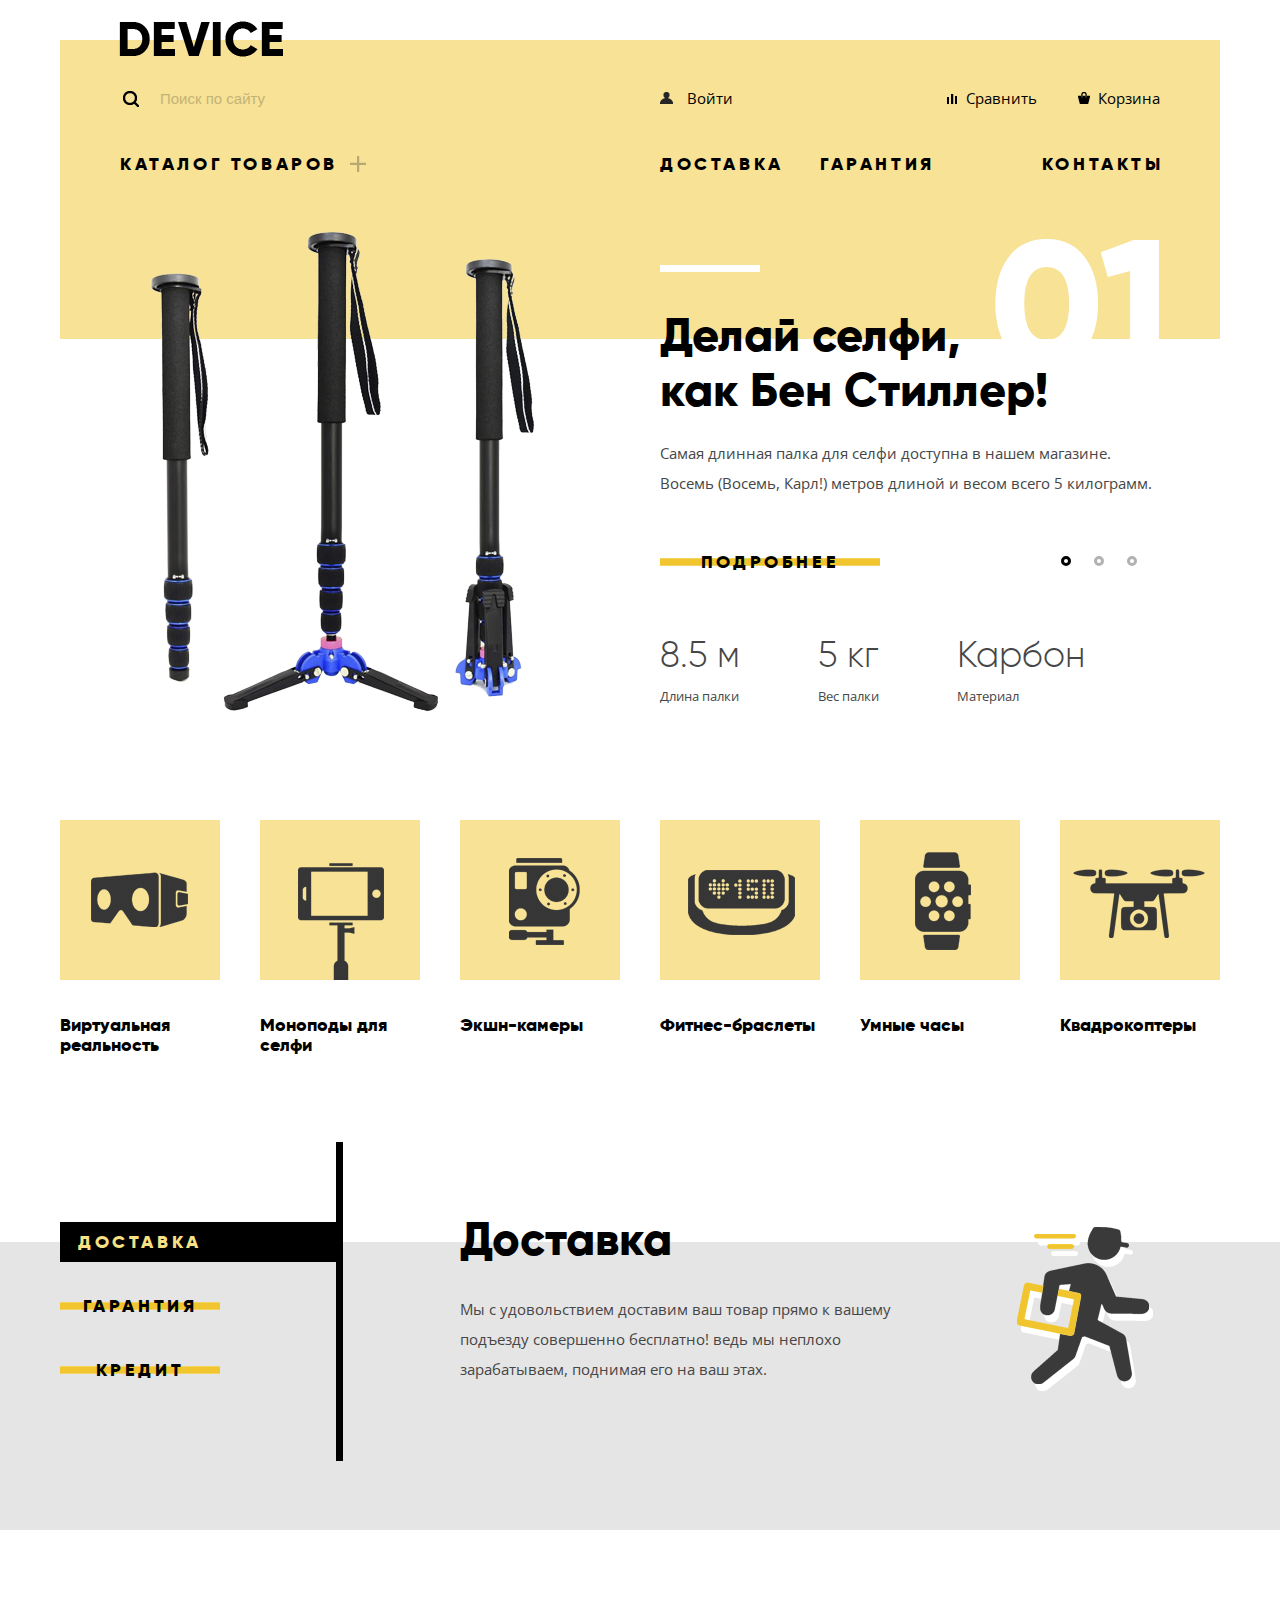
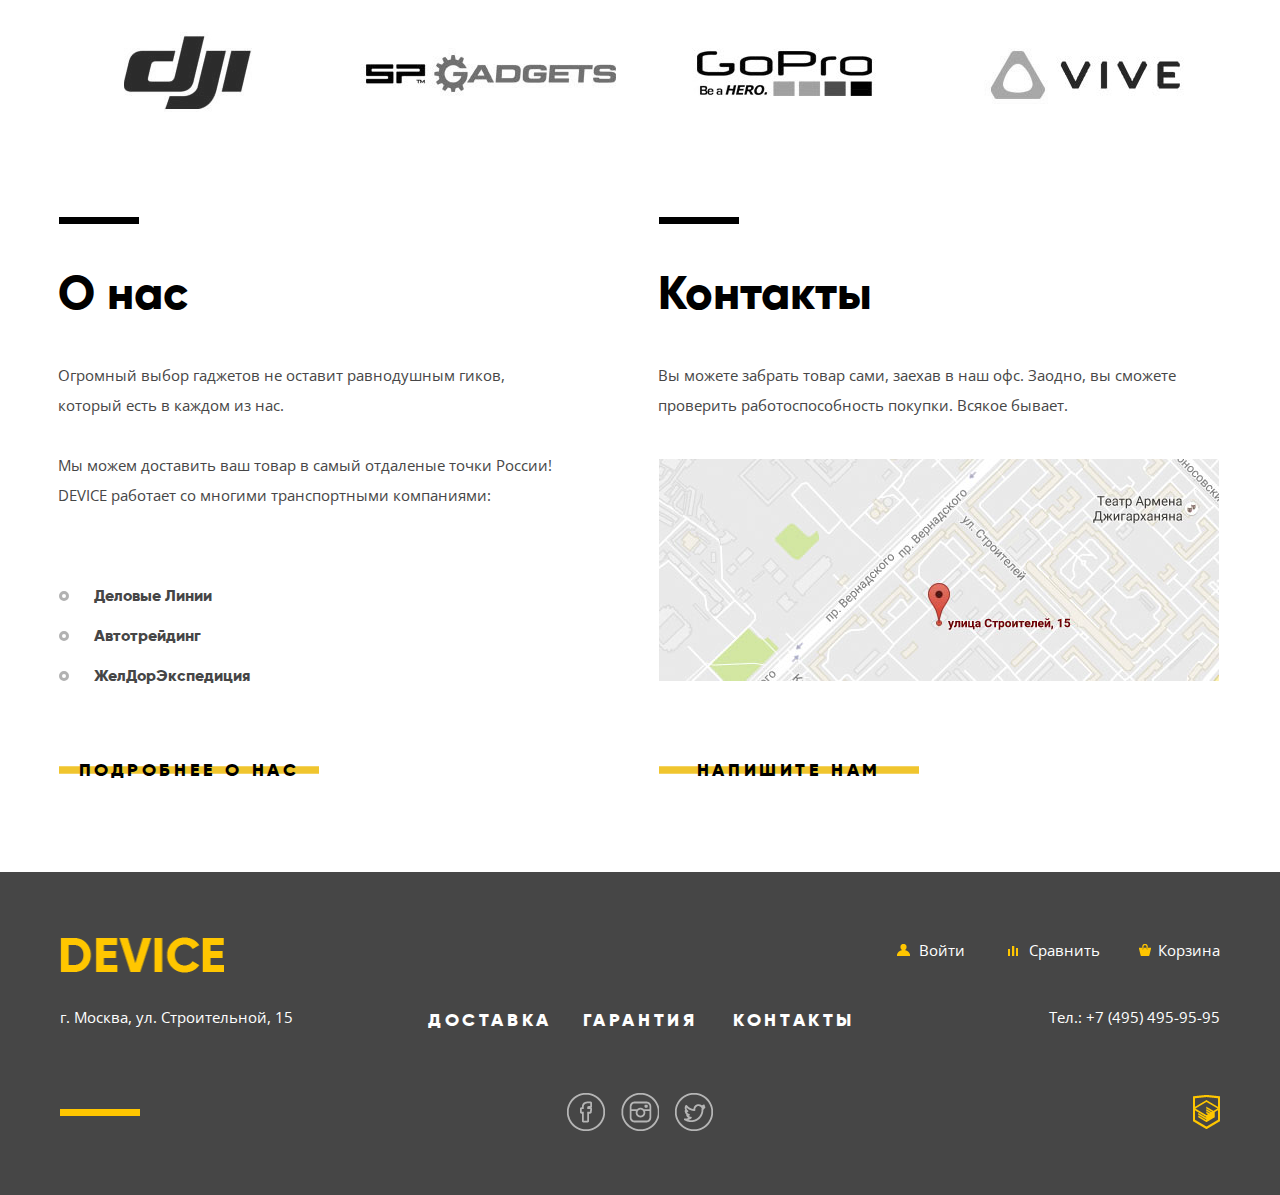
<file: device/index.html>
<!DOCTYPE html>
<html lang="ru">

<head>
	<meta charset="utf-8">
	<link href="https://fonts.googleapis.com/css?family=Open+Sans:400,700&amp;subset=cyrillic" rel="stylesheet">
	<link rel="stylesheet" href="css/normalize.css">
	<link rel="stylesheet" href="css/style.min.css">
	<title>HTML Academy: Девайс</title>
</head>

<body>
	<header class="main-header">
		<div class="container clearfix">
			<div class="wrapper clearfix">
				<div class="logo">
					<a><img src="img/logo.png" width="164" height="36" alt="Device"></a>
				</div>
				<div class="index-panel">
					<form action="https://echo.htmlacademy.ru" method="get">
						<input type="search" name="text-search" placeholder="Поиск по сайту">
						<button class="btn-search" type="submit">Найти</button>
					</form>
					<div class="main-catalog">
						<a class="catalog-link" href="catalog.html">Каталог товаров</a>
						<ul class="catalog-list">
							<li>
								<a href="catalog.html">Виртуальная реальность</a>
							</li>
							<li>
								<a href="catalog.html">Фитнес-браслеты</a>
							</li>
							<li>
								<a href="catalog.html">Квадрокоптеры </a>
							</li>
							<li>
								<a href="catalog.html">Моноподы для селфи</a>
							</li>
							<li>
								<a href="catalog.html">Умные часы</a>
							</li>
							<li>
								<a href="catalog.html">Экшн-камеры</a>
							</li>
						</ul>
					</div>
				</div>
				<div class="user-panel">
					<nav>
						<ul class="nav-user-panel">
							<li>
								<a class="nav-user" href="#">Войти</a>
							</li>
							<li>
								<a class="nav-compare" href="#">Сравнить</a>
							</li>
							<li>
								<a class="nav-cart" href="#">Корзина</a>
							</li>
						</ul>
						<ul class="nav-service">
							<li>
								<a href="#">Доставка</a>
							</li>
							<li>
								<a href="#">Гарантия</a>
							</li>
							<li>
								<a href="#">Контакты</a>
							</li>
						</ul>
					</nav>
				</div>
			</div>
		</div>
	</header>
	<div class="slider">
		<input type="radio" name="point" id="slide-1" checked>
		<input type="radio" name="point" id="slide-2">
		<input type="radio" name="point" id="slide-3">
		<div class="slider-controls">
			<label for="slide-1"></label>
			<label for="slide-2"></label>
			<label for="slide-3"></label>
		</div>
		<div class="slides">
			<div class="slide slide-1">
				<span class="number">01</span>
				<h2>Делай селфи, как Бен Стиллер!</h2>
				<p>
					Самая длинная палка для селфи доступна в нашем магазине. Восемь (Восемь, Карл!) метров длиной и весом всего 5 килограмм.
				</p>
				<a class="btn" href="#">Подробнее</a>
				<ul>
					<li>
						<span class="slider-var">8.5 м</span>
						<span class="slider-type">Длина палки</span>
					</li>
					<li>
						<span class="slider-var">5 кг</span>
						<span class="slider-type">Вес палки</span>
					</li>
					<li>
						<span class="slider-var">Карбон</span>
						<span class="slider-type">Материал</span>
					</li>
				</ul>
			</div>
			<div class="slide slide-2">
				<span class="number">02</span>
				<h2>Худеем правильно!</h2>
				<p>
					Мотивирующие фитнес-браслеты помогут найти в себе силы не пропускать занятия и соблюдать диету.
				</p>
				<a class="btn" href="#">Подробнее</a>
				<ul>
					<li>
						<span class="slider-var">48 часов</span>
						<span class="slider-type">Без перезарядки</span>
					</li>
				</ul>
			</div>
			<div class="slide slide-3">
				<span class="number">03</span>
				<h2>Порхает как бабочка, жалит как пчела!</h2>
				<p>
					Этот обычный, на первый взгляд, квадрокоптер оснащен мощным лазером, замаскированным под стандартную камеру.
				</p>
				<a class="btn" href="#">Подробнее</a>
				<ul>
					<li>
						<span class="slider-var">800 м</span>
						<span class="slider-type">Дальность полета</span>
					</li>
					<li>
						<span class="slider-var">50 м</span>
						<span class="slider-type">Радиус поражения</span>
					</li>
					<li>
						<span class="slider-var"></span>
						<span class="slider-type"></span>
					</li>
				</ul>
			</div>
		</div>
	</div>
	<div class="popular-list">
		<div class="container clearfix">
			<a class="popular-link" href="catalog.html">
				<div class="wrapper">
					<img src="img/catalog-virtual_reality.png" width="160" height="160" alt="Виртуальная реальность">
				</div>
				<span>Виртуальная реальность</span>
			</a>
			<a class="popular-link" href="catalog.html">
				<div class="wrapper">
					<img src="img/catalog-monopod.png" width="160" height="160" alt="Моноподы для селфи">
				</div>
				<span>Моноподы для селфи</span>
			</a>
			<a class="popular-link" href="catalog.html">
				<div class="wrapper">
					<img src="img/catalog-action_camera.png" width="160" height="160" alt="Экшн-камеры">
				</div>
				<span>Экшн-камеры</span>
			</a>
			<a class="popular-link" href="catalog.html">
				<div class="wrapper">
					<img src="img/catalog-fitness_bracelet.png" width="160" height="160" alt="Фитнес-браслеты">
				</div>
				<span>Фитнес-браслеты</span>
			</a>
			<a class="popular-link" href="catalog.html">
				<div class="wrapper">
					<img src="img/catalog-watch.png" width="160" height="160" alt="Умные часы">
				</div>
				<span>Умные часы</span>
			</a>
			<a class="popular-link" href="catalog.html">
				<div class="wrapper">
					<img src="img/catalog-quadrocopter.png" width="160" height="160" alt="Квадрокоптеры">
				</div>
				<span>Квадрокоптеры</span>
			</a>
		</div>
	</div>
	<div class="service">
		<div class="container clearfix">
			<input type="radio" name="service-point" id="service-1" checked>
			<input type="radio" name="service-point" id="service-2">
			<input type="radio" name="service-point" id="service-3">
			<div class="service-menu">
				<ul class="service-list">
					<li>
						<label class="btn" for="service-1">Доставка</label>
					</li>
					<li>
						<label class="btn" for="service-2">Гарантия</label>
					</li>
					<li>
						<label class="btn" for="service-3">Кредит</label>
					</li>
				</ul>
			</div>
			<div class="service-slides">
				<div class="service-slide service-1">
					<h2>Доставка</h2>
					<p>
						Мы с удовольствием доставим ваш товар прямо к вашему подъезду совершенно бесплатно! ведь мы неплохо зарабатываем, поднимая его на ваш этах.
					</p>
					<img src="img/service-delivery.png" width="180" height="196" alt="Доставка">
				</div>
				<div class="service-slide service-2">
					<h2>Гарантия</h2>
					<p>
						Если из-за возгарания купленного у нас товара у вас сгорит дом — не переживайте, мы выдадим вам новый.<br> Товар, не дом, конечно же.
					</p>
					<img src="img/service-guarantee.png" width="180" height="196" alt="Гарантия">
				</div>
				<div class="service-slide service-3">
					<h2>Кредит</h2>
					<p>
						Залезть в долговую яму стало проще! Кредитные консультанты подберут для вас наиболее выгодные условия кредита. Выгодные для нашего банка, разумеется.
					</p>
					<img src="img/service-credit.png" width="180" height="196" alt="Кредит">
				</div>
			</div>
		</div>
	</div>
	<div class="logotype">
		<div class="container clearfix">
			<a href="catalog.html"><img src="img/logo-dji.jpg" width="260" height="100" alt="DJI"></a>
			<a href="catalog.html"><img src="img/logo-spgadgets.jpg" width="260" height="100" alt="SP Gadgets"></a>
			<a href="catalog.html"><img src="img/logo-gopro.jpg" width="260" height="100" alt="GoPro"></a>
			<a href="catalog.html"><img src="img/logo-vive.jpg" width="260" height="100" alt="VIVE"></a>
		</div>
	</div>
	<div class="about">
		<div class="container clearfix">
			<div class="about-info">
				<h2>О нас</h2>
				<p>
					Огромный выбор гаджетов не оставит равнодушным гиков, который есть в каждом из нас.
				</p>
				<p>
					Мы можем доставить ваш товар в самый отдаленые точки России! DEVICE работает со многими транспортными компаниями:
				</p>
				<ul>
					<li>Деловые Линии</li>
					<li>Автотрейдинг</li>
					<li>ЖелДорЭкспедиция</li>
				</ul>
				<a class="btn" href="#">Подробнее о нас</a>
			</div>
			<div class="about-contact">
				<h2>Контакты</h2>
				<p>
					Вы можете забрать товар сами, заехав в наш офс. Заодно, вы сможете проверить работоспособность покупки. Всякое бывает.
				</p>
				<a class="modal-map" href="map.html"><img src="img/map.jpg" width="560" height="222" alt="Карта проезда"></a>
				<a class="btn modal-contact-us" href="form.html">Напишите нам</a>
			</div>
		</div>
	</div>
	<footer class="main-footer">
		<div class="container clearfix">
			<div class="footer-info">
				<div class="footer-logo">
					<a><img src="img/logo-footer.png" width="164" height="36" alt="Device"></a>
				</div>
				г. Москва, ул. Строительной, 15
			</div>
			<div class="footer-link">
				<ul class="footer-menu">
					<li>
						<a href="#">Доставка</a>
					</li>
					<li>
						<a href="#">Гарантия</a>
					</li>
					<li>
						<a href="#">Контакты</a>
					</li>
				</ul>
				<ul class="footer-social">
					<li>
						<a class="social-btn fb" href="#">facebook</a>
					</li>
					<li>
						<a class="social-btn inst" href="#">instagram</a>
					</li>
					<li>
						<a class="social-btn twit" href="#">twitter</a>
					</li>
				</ul>
			</div>
			<div class="footer-panel">
				<ul class="footer-nav">
					<li>
						<a class="nav-user" href="#">Войти</a>
					</li>
					<li>
						<a class="nav-compare" href="#">Сравнить</a>
					</li>
					<li>
						<a class="nav-cart" href="#">Корзина</a>
					</li>
				</ul>
				Тел.: +7 (495) 495-95-95
				<a class="developer" href="https://htmlacademy.ru/intensive/htmlcss">htmlacademy</a>
			</div>
		</div>
	</footer>
	<div class="modal-content-feedback">
		<button class="modal-content-close" type="button" title="Закрыть">Закрыть</button>
		<form class="feedback-form" action="https://echo.htmlacademy.ru" method="get">
			<div class="feedback-form-name">
				<label for="name">Ваше имя:</label>
				<input type="text" name="name" id="name" placeholder="Представьтесь, пожалуйста">
			</div>
			<div class="feedback-form-email">
				<label for="email">Ваш e-mail:</label>
				<input type="text" name="email" id="email" placeholder="Для отправки ответа">
			</div>
			<label for="text">Текст письма:</label>
			<textarea name="text" id="text" placeholder="В свободной форме"></textarea>
			<button class="btn" type="submit">Отправить</button>
		</form>
	</div>
	<div class="modal-content-map">
		<button class="modal-content-close" type="button" title="Закрыть">Закрыть</button>
		<img src="img/map-big.png" width="960" height="560" alt="Схема проезда">
	</div>
	<script src="js/scripts.min.js"></script>
</body>

</html>
</file>
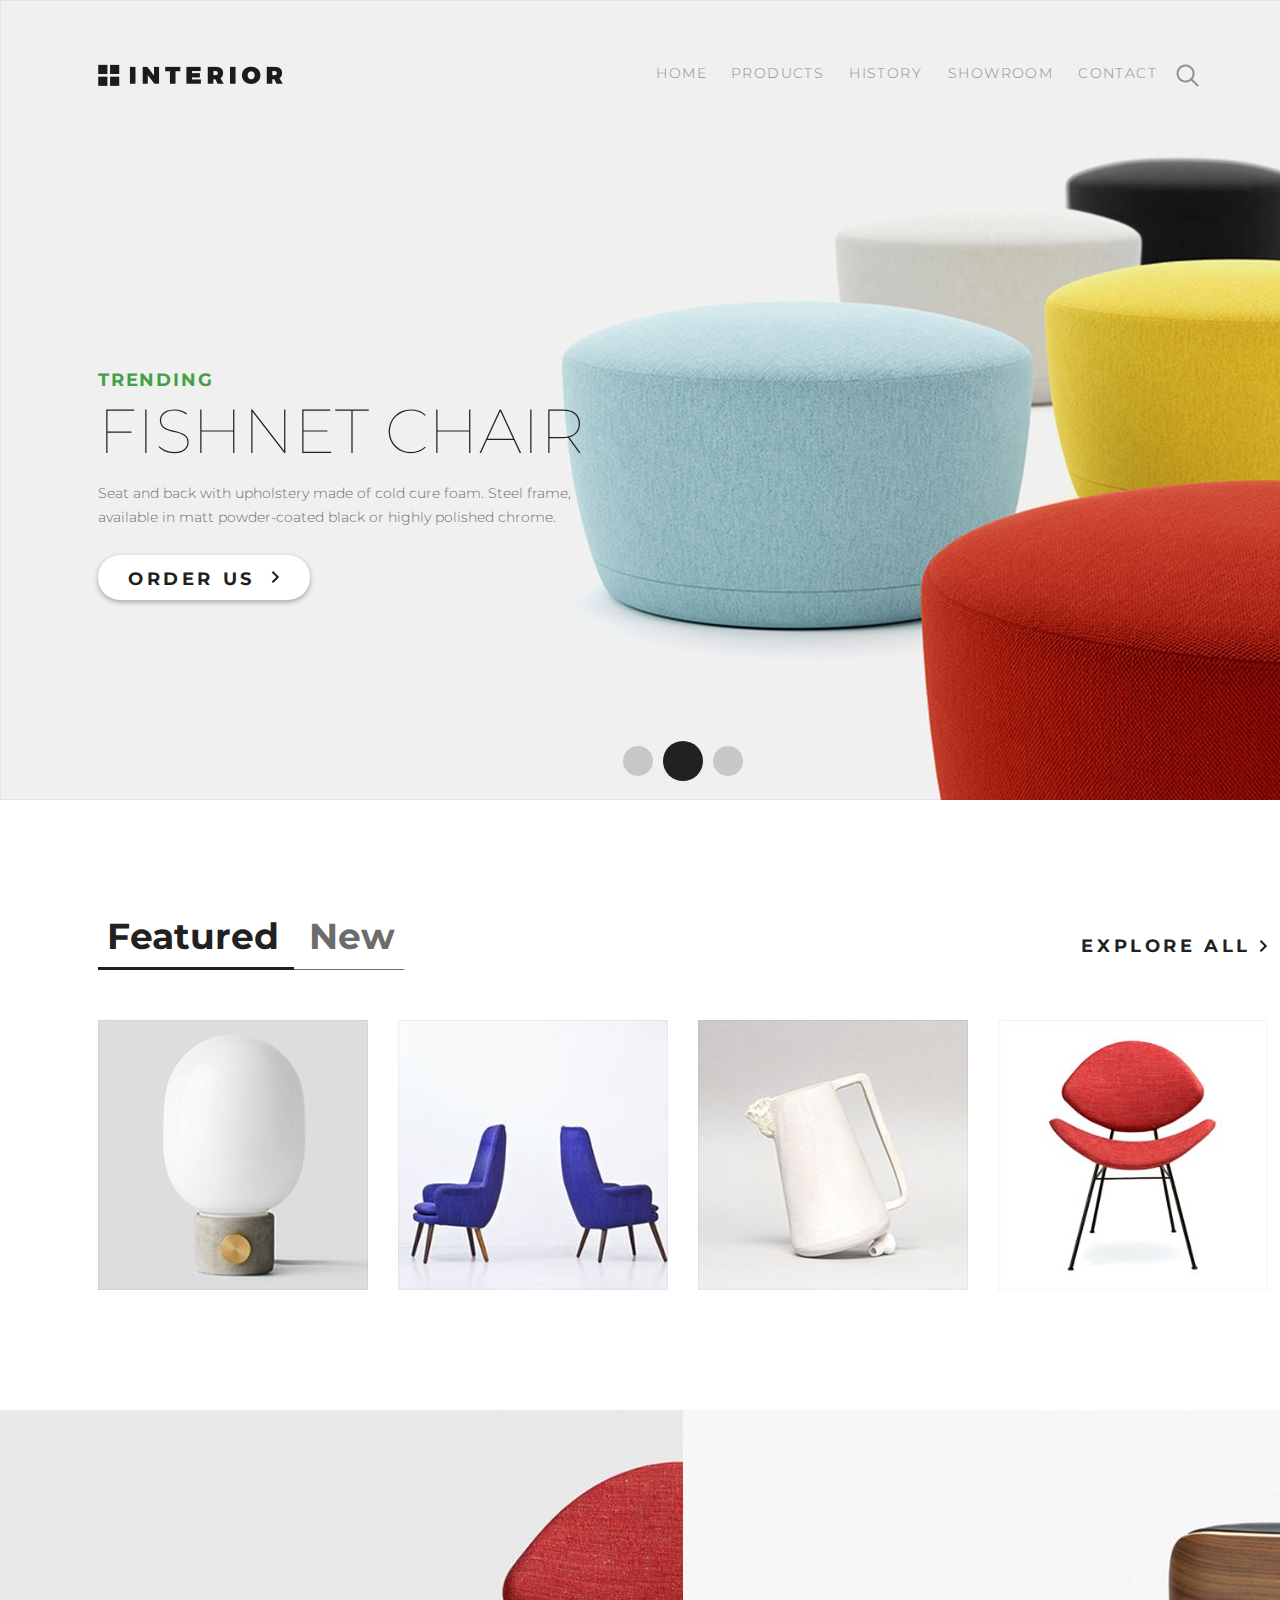
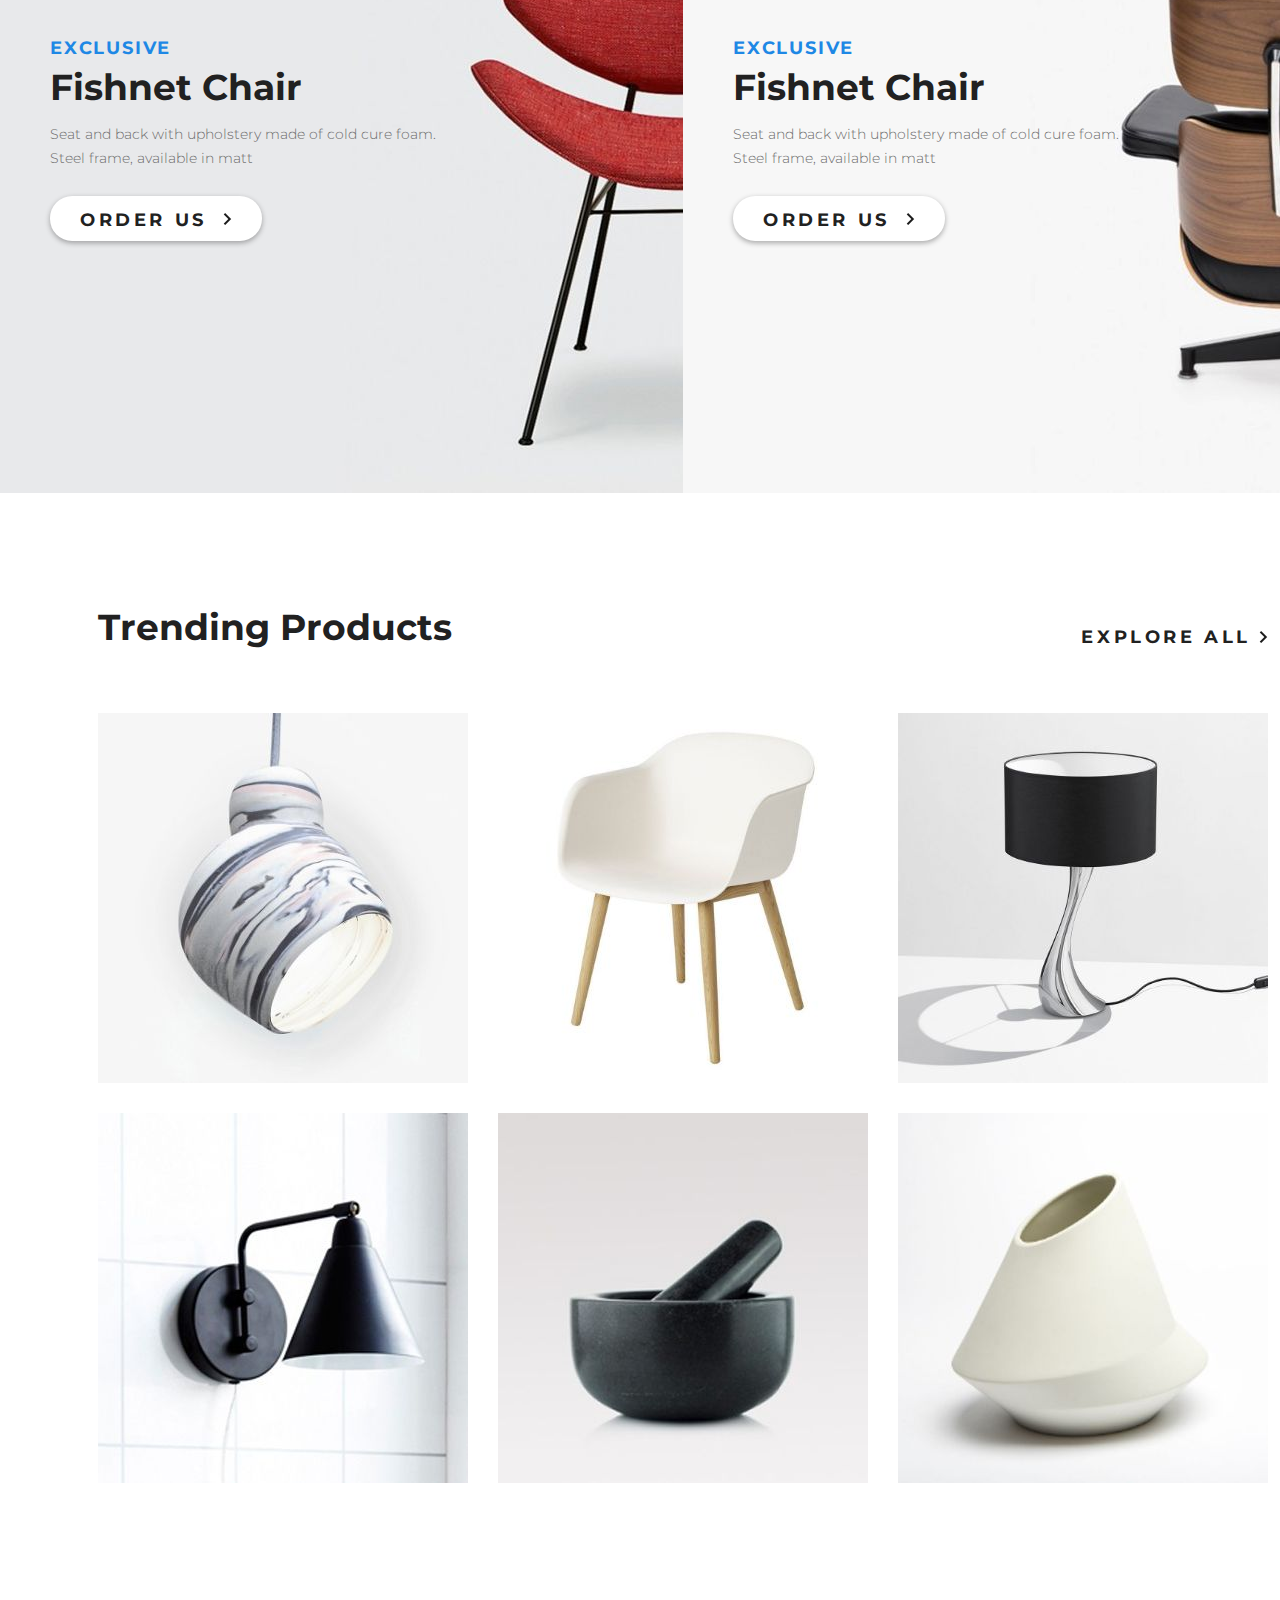
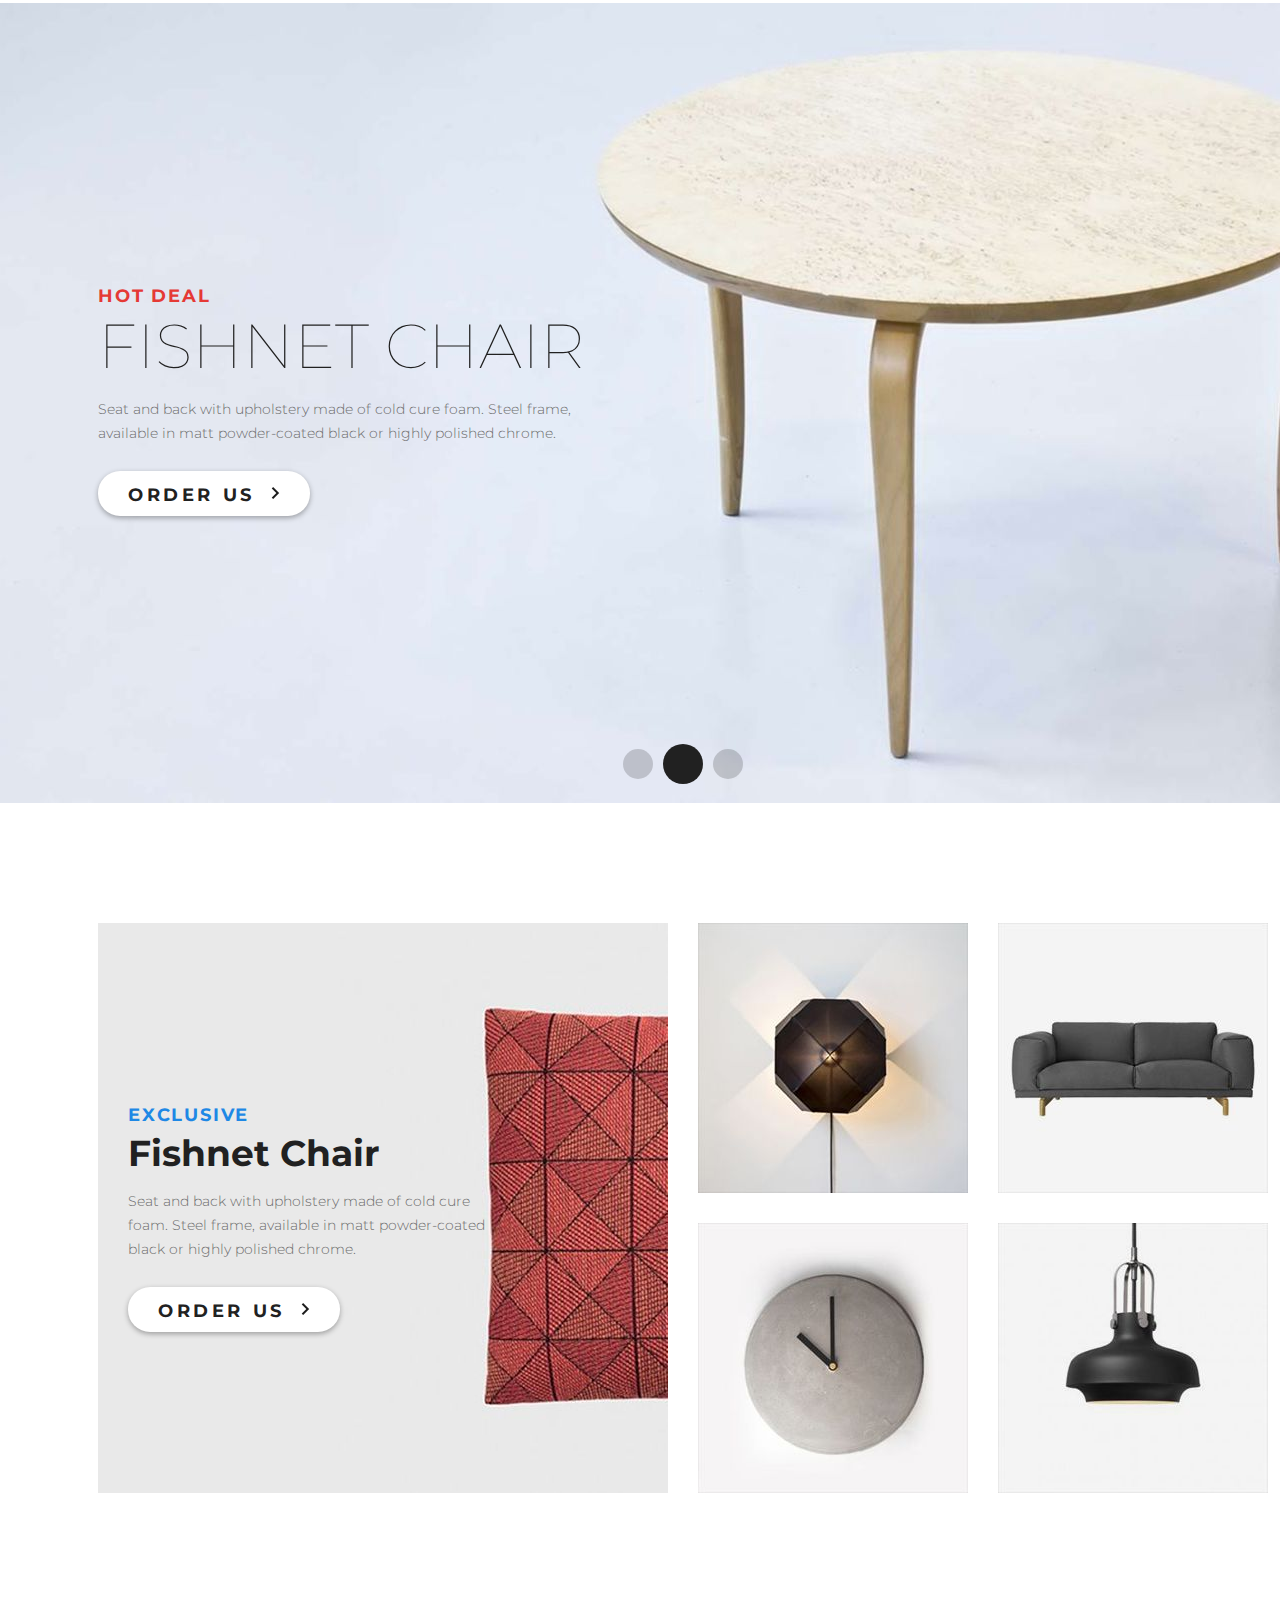
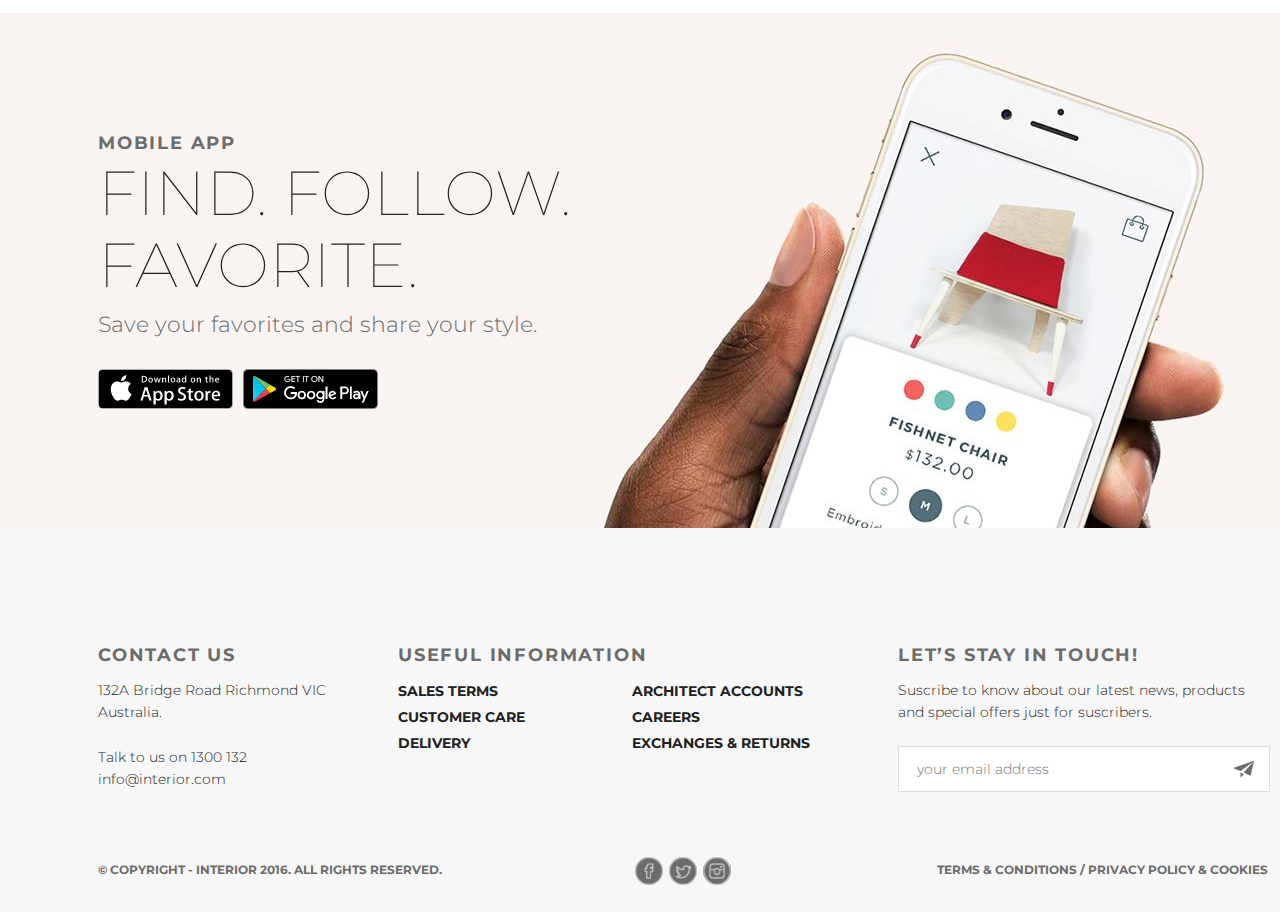
<file: interior/index.html>
<!DOCTYPE html>
<html lang="ru">
<head>
    <meta charset="UTF-8">
    <link href="https://fonts.googleapis.com/css?family=Montserrat:100,300,700" rel="stylesheet">
    <link rel="stylesheet" href="css/normalize.min.css">
    <link rel="stylesheet" href="css/style.min.css">
    <title>Интернет магазин</title>
</head>
<body>
<div class="container">
    <header class="main-header">
        <div class="wrapper">
            <div class="logo">
                <a><img src="img/logo.png" width="185" height="22" alt="Interior"></a>
            </div>
            <nav>
                <ul class="main-nav">
                    <li><a href="index.html" title="Home">Home</a></li>
                    <li><a href="product.html" title="Products">Products</a></li>
                    <li><a href="#" title="History">History</a></li>
                    <li><a href="product-details.html" title="Showroom">Showroom</a></li>
                    <li><a href="contact.html" title="Contact">Contact</a></li>
                    <li><a class="search" href="#" title="Search">Search</a></li>
                </ul>
            </nav>
            <div class="wrapper-content">
                <span>Trending</span>
                <h2>Fishnet Chair</h2>
                <p>
                    Seat and back with upholstery made of cold cure foam. Steel frame, available in matt powder-coated
                    black or highly polished chrome.
                </p>
                <a class="btn" href="#">Order Us</a>
            </div>
            <div class="wrapper-slider-controls">
                <input type="radio" name="point" id="slide-1">
                <input type="radio" name="point" id="slide-2" checked>
                <input type="radio" name="point" id="slide-3">
                <div class="slider-controls">
                    <label for="slide-1"></label>
                    <label for="slide-2"></label>
                    <label for="slide-3"></label>
                </div>
            </div>
        </div>
    </header>
    <div class="popular-product">
        <div class="wrapper">
            <a class="btn-all" href="#">Explore all</a>
            <nav>
                <ul class="nav-popular-product">
                    <li><a class="action" href="#">Featured</a></li>
                    <li><a href="#">New</a></li>
                </ul>
            </nav>
            <div class="popular-list">
                <div class="popular-item">
                    <img src="img/product/product-1.jpg" alt="Product 1">
                    <div class="popular-item-menu">
                        <a class="btn" href="#">Перейти</a>
                        <span>Fishnet Chair</span>
                        <p>
                            Seat and back with upholstery made of cold cure foam.
                        </p>
                    </div>
                </div>
                <div class="popular-item">
                    <img src="img/product/product-2.jpg" alt="Product 2">
                    <div class="popular-item-menu">
                        <a class="btn" href="#">Перейти</a>
                        <span>Fishnet Chair</span>
                        <p>
                            Seat and back with upholstery made of cold cure foam.
                        </p>
                    </div>
                </div>
                <div class="popular-item">
                    <img src="img/product/product-3.jpg" alt="Product 3">
                    <div class="popular-item-menu">
                        <a class="btn" href="#">Перейти</a>
                        <span>Fishnet Chair</span>
                        <p>
                            Seat and back with upholstery made of cold cure foam.
                        </p>
                    </div>
                </div>
                <div class="popular-item">
                    <img src="img/product/product-4.jpg" alt="Product 4">
                    <div class="popular-item-menu">
                        <a class="btn" href="#">Перейти</a>
                        <span>Fishnet Chair</span>
                        <p>
                            Seat and back with upholstery made of cold cure foam.
                        </p>
                    </div>
                </div>
            </div>
        </div>
    </div>
    <div class="exclusive-product">
        <div class="exclusive-list">
            <div class="exclusive-item item-1">
                <div class="wrapper-content">
                    <span>Exclusive</span>
                    <h2>Fishnet Chair</h2>
                    <p>
                        Seat and back with upholstery made of cold cure foam. Steel frame, available in matt
                    </p>
                    <a class="btn" href="#">Order Us</a>
                </div>
            </div>
            <div class="exclusive-item item-2">
                <div class="wrapper-content">
                    <span>Exclusive</span>
                    <h2>Fishnet Chair</h2>
                    <p>
                        Seat and back with upholstery made of cold cure foam. Steel frame, available in matt
                    </p>
                    <a class="btn" href="#">Order Us</a>
                </div>
            </div>
        </div>
    </div>
    <div class="trending-product">
        <div class="wrapper">
            <a class="btn-all" href="#">Explore all</a>
            <h2>Trending Products</h2>
            <ul class="trending-product-list">
                <li>
                    <a href="#">
                        <img src="img/product/product-11.jpg" alt="Product 11">
                    </a>
                </li>
                <li>
                    <a href="#">
                        <img src="img/product/product-21.jpg" alt="Product 21">
                    </a>
                </li>
                <li>
                    <a href="#">
                        <img src="img/product/product-31.jpg" alt="Product 31">
                    </a>
                </li>
                <li>
                    <a href="#">
                        <img src="img/product/product-41.jpg" alt="Product 41">
                    </a>
                </li>
                <li>
                    <a href="#">
                        <img src="img/product/product-5.jpg" alt="Product 5">
                    </a>
                </li>
                <li>
                    <a href="#">
                        <img src="img/product/product-6.jpg" alt="Product 6">
                    </a>
                </li>
            </ul>
        </div>
    </div>
    <div class="hot-product">
        <div class="wrapper">
            <div class="wrapper-content">
                <span>Hot deal</span>
                <h2>Fishnet Chair</h2>
                <p>
                    Seat and back with upholstery made of cold cure foam. Steel frame, available in matt
                    powder-coated black or highly polished chrome.
                </p>
                <a class="btn" href="#">Order Us</a>
            </div>
        </div>
        <div class="wrapper-slider-controls">
            <input type="radio" name="point-2" id="hot-slide-1">
            <input type="radio" name="point-2" id="hot-slide-2" checked>
            <input type="radio" name="point-2" id="hot-slide-3">
            <div class="slider-controls">
                <label for="hot-slide-1"></label>
                <label class="action" for="hot-slide-2"></label>
                <label for="hot-slide-3"></label>
            </div>
        </div>
    </div>
    <div class="exclusive">
        <div class="wrapper">
            <div class="exclusive-item-list">
                <div class="exclusive-item big">
                    <div class="wrapper-content">
                        <span>Exclusive</span>
                        <h2>Fishnet Chair</h2>
                        <p>
                            Seat and back with upholstery made of cold cure foam. Steel frame, available in matt
                            powder-coated
                            black
                            or highly polished chrome.
                        </p>
                        <a class="btn" href="#">Order Us</a>
                    </div>
                </div>
                <a href="#">
                    <div class="exclusive-item">
                        <img src="img/product/product-2-sm.jpg" alt="Product 2">
                    </div>
                </a>
                <a href="#">
                    <div class="exclusive-item">
                        <img src="img/product/product-3-sm.jpg" alt="Product 3">
                    </div>
                </a>
                <a href="#">
                    <div class="exclusive-item">
                        <img src="img/product/product-4-sm.jpg" alt="Product 4">
                    </div>
                </a>
                <a href="#">
                    <div class="exclusive-item">
                        <img src="img/product/product-5-sm.jpg" alt="Product 5">
                    </div>
                </a>
            </div>
        </div>
    </div>
    <div class="mobile-app">
        <div class="wrapper">
            <div class="wrapper-content">
                <span>mobile app</span>
                <h2>Find. Follow. Favorite.</h2>
                <p>
                    Save your favorites and share your style.
                </p>
                <a href="#">
                    <img class="btn_app-store" src="img/app-store.png" alt="App Store">
                </a>
                <a href="#">
                    <img class="btn_google-play" src="img/google-play.png" alt="Google Play">
                </a>
            </div>
        </div>
    </div>
    <div class="main-footer">
        <div class="wrapper">
            <div class="footer-top">
                <div class="footer-contact">
                    <span>Contact Us</span>
                    <p>
                        132A Bridge Road Richmond VIC Australia.
                    </p>
                    <p>
                        Talk to us on 1300 132 info@interior.com
                    </p>
                </div>
                <div class="footer-info">
                    <span>Useful Information</span>
                    <div class="footer-info-column">
                        <ul>
                            <li><a href="#">Sales terms</a></li>
                            <li><a href="#">Customer care</a></li>
                            <li><a href="#">Delivery</a></li>
                        </ul>
                        <ul>
                            <li><a href="#">Architect accounts</a></li>
                            <li><a href="#">Careers</a></li>
                            <li><a href="#">Exchanges & returns</a></li>
                        </ul>
                    </div>
                </div>
                <div class="footer-feedback">
                    <span>Let’s Stay in Touch!</span>
                    <p>
                        Suscribe to know about our latest news, products and special offers just for suscribers.
                    </p>
                    <form action="#">
                        <input type="text" placeholder="your email address">
                    </form>
                </div>
            </div>
            <div class="footer-bottom">
                <div class="footer-copyright">
                    &copy; Copyright - INTERIOR 2016. All Rights Reserved.
                </div>
                <div class="footer-social">
                    <ul class="footer-social-list">
                        <li>
                            <a class="social-btn fb" href="#">facebook</a>
                        </li>
                        <li>
                            <a class="social-btn twit" href="#">twitter</a>
                        </li>
                        <li>
                            <a class="social-btn inst" href="#">instagram</a>
                        </li>
                    </ul>
                </div>
                <div class="footer-regulation">
                    <a href="#">Terms & Conditions</a> / <a href="#">Privacy policy & Cookies</a>
                </div>
            </div>
        </div>
    </div>
</div>
</body>
</html>
</file>
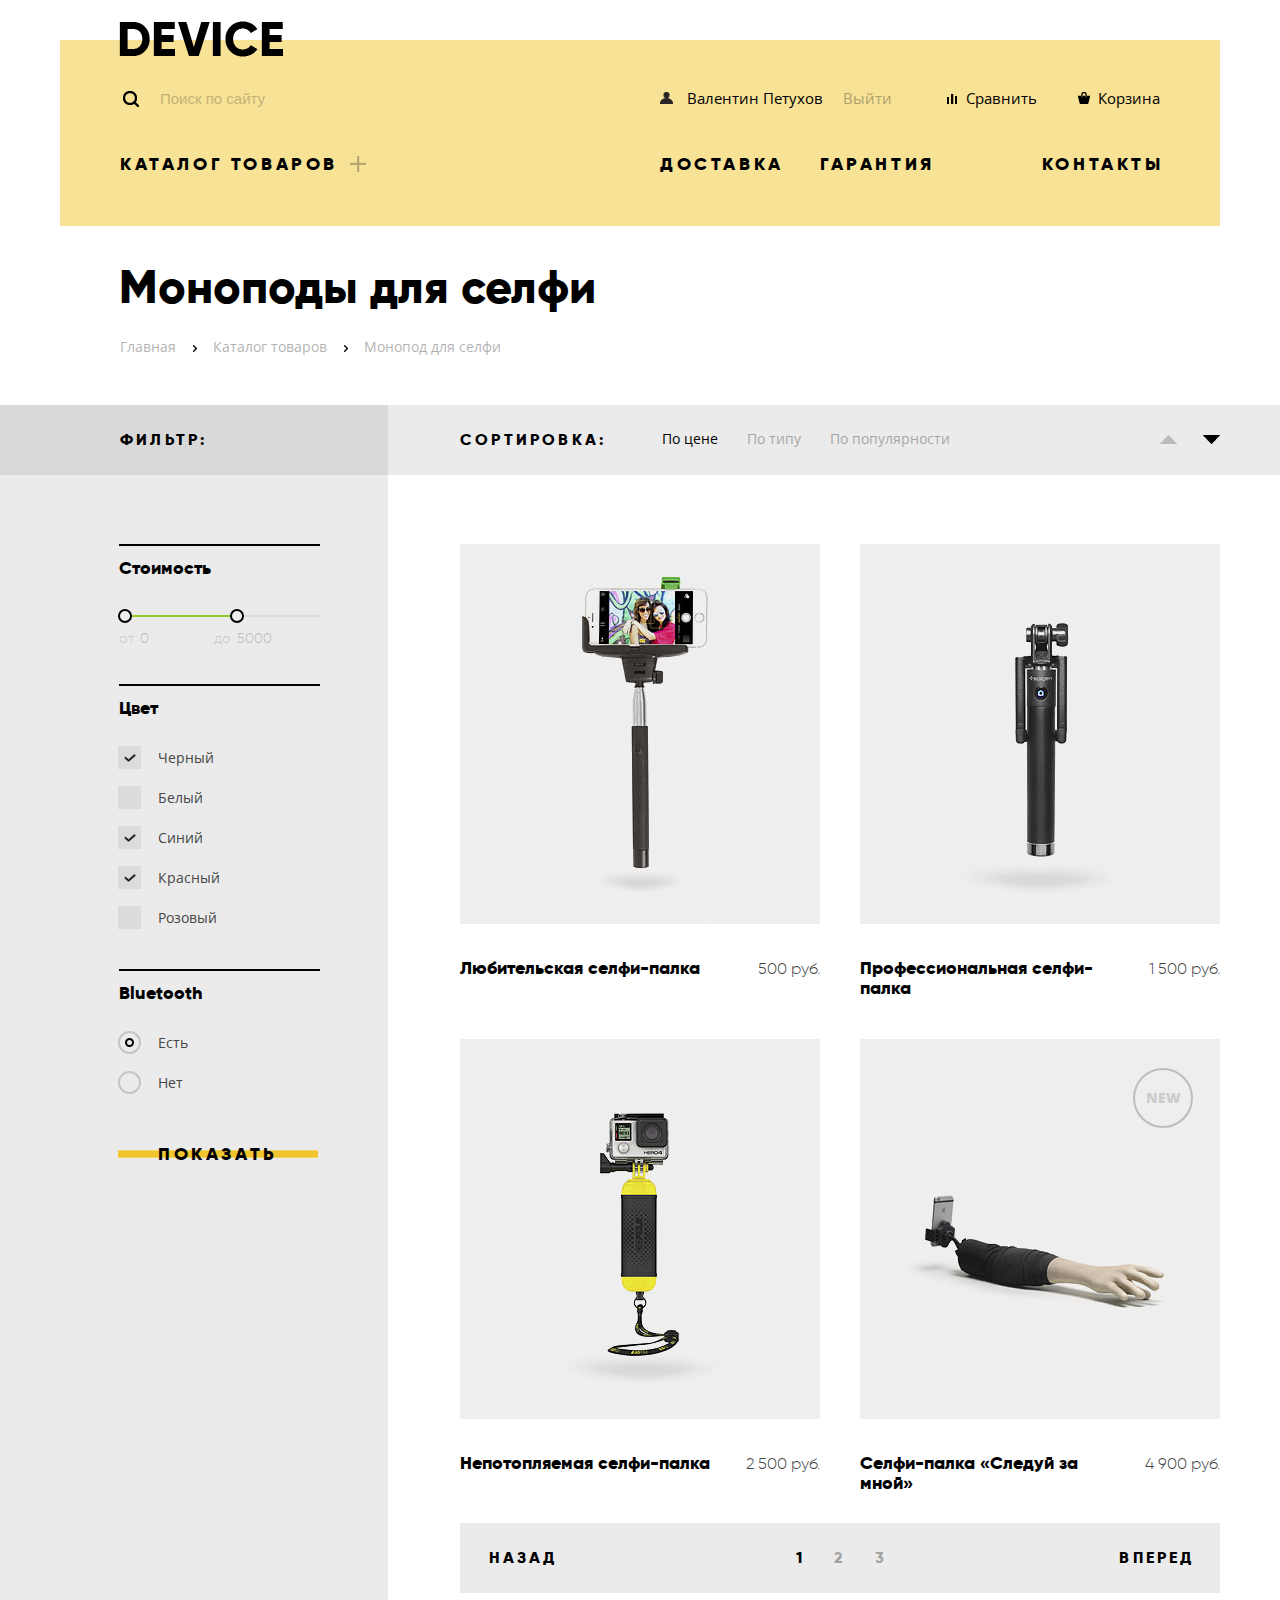
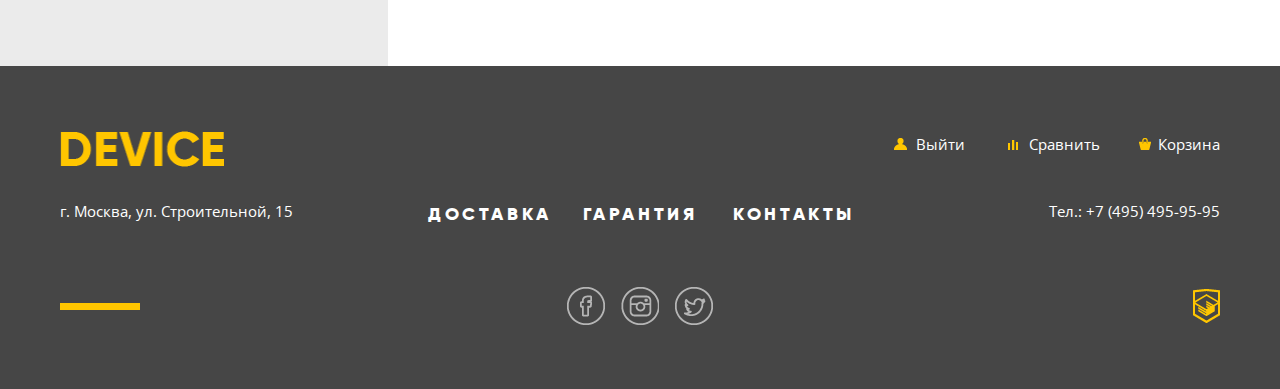
<file: device/catalog.html>
<!DOCTYPE html>
<html lang="ru">

<head>
	<meta charset="utf-8">
	<link href="https://fonts.googleapis.com/css?family=Open+Sans:400,700&amp;subset=cyrillic" rel="stylesheet">
	<link rel="stylesheet" href="css/normalize.css">
	<link rel="stylesheet" href="css/style.min.css">
	<title>HTML Academy: Девайс</title>
</head>

<body class="inner-page">
	<header class="main-header">
		<div class="container clearfix">
			<div class="wrapper clearfix">
				<div class="logo">
					<a href="index.html"><img src="img/logo.png" width="164" height="36" alt="Device"></a>
				</div>
				<div class="index-panel">
					<form action="https://echo.htmlacademy.ru" method="get">
						<input type="search" name="text-search" placeholder="Поиск по сайту">
						<button class="btn-search" type="submit">Найти</button>
					</form>
					<div class="main-catalog">
						<a class="catalog-link">Каталог товаров</a>
						<ul class="catalog-list">
							<li>
								<a href="#">Виртуальная реальность</a>
							</li>
							<li>
								<a href="#">Фитнес-браслеты</a>
							</li>
							<li>
								<a href="#">Квадрокоптеры </a>
							</li>
							<li>
								<a href="#">Моноподы для селфи</a>
							</li>
							<li>
								<a href="#">Умные часы</a>
							</li>
							<li>
								<a href="#">Экшн-камеры</a>
							</li>
						</ul>
					</div>
				</div>
				<div class="user-panel">
					<nav>
						<ul class="nav-user-panel">
							<li>
								<a class="nav-user" href="#">Валентин Петухов</a>
								<a class="nav-exit" href="#">Выйти</a>
							</li>
							<li>
								<a class="nav-compare" href="#">Сравнить</a>
							</li>
							<li>
								<a class="nav-cart" href="#">Корзина</a>
							</li>
						</ul>
						<ul class="nav-service">
							<li>
								<a href="#">Доставка</a>
							</li>
							<li>
								<a href="#">Гарантия</a>
							</li>
							<li>
								<a href="#">Контакты</a>
							</li>
						</ul>
					</nav>
				</div>
			</div>
		</div>
	</header>
	<div class="section-title">
		<div class="container">
			<h1>Моноподы для селфи</h1>
		</div>
	</div>
	<div class="breadcrumbs">
		<div class="container">
			<ul class="breadcrumbs-list">
				<li>
					<a href="index.html">Главная</a>
				</li>
				<li>
					<a href="#">Каталог товаров</a>
				</li>
				<li>
					<a>Монопод для селфи</a>
				</li>
			</ul>
		</div>
	</div>
	<div class="section">
		<div class="container clearfix">
			<aside class="catalog-filter">
				<div class="filter-name">
					<h3>Фильтр:</h3>
				</div>
				<div class="filter-settings">
					<form action="https://echo.htmlacademy.ru" method="get">
						<div class="settings-price">
							<h3>Стоимость</h3>
							<div class="range-filter">
								<div class="range-controls">
									<div class="scale">
										<div style="width: 60%;" class="bar"></div>
									</div>
									<div class="toggle toggle-min"></div>
									<div class="toggle toggle-max"></div>
								</div>
								<div class="price-controls">
									<label class="min-price">от <input name="min-price" type="text" value="0"></label>
									<label class="max-price">до <input name="max-price" type="text" value="5000"></label>
								</div>
							</div>
						</div>
						<div class="settings-color">
							<h3>Цвет</h3>
							<label>
								<input type="checkbox" name="color" value="black" checked>
								<span class="checkbox-indicator"></span>
								Черный
							</label>
							<label>
								<input type="checkbox" name="color" value="white">
								<span class="checkbox-indicator"></span>
								Белый
							</label>
							<label>
								<input type="checkbox" name="color" value="blue" checked>
								<span class="checkbox-indicator"></span>
								Синий
							</label>
							<label>
								<input type="checkbox" name="color" value="red" checked>
								<span class="checkbox-indicator"></span>
								Красный
							</label>
							<label>
								<input type="checkbox" name="color" value="pink">
								<span class="checkbox-indicator"></span>
								Розовый
							</label>
						</div>
						<div class="settings-bluetooth">
							<h3>Bluetooth</h3>
							<label>
								<input name="bluetooth" type="radio" value="yes" checked>
								<span class="radio-indicator"></span>
								Есть
							</label>
							<label>
								<input name="bluetooth" type="radio" value="no">
								<span class="radio-indicator"></span>
								Нет
							</label>
						</div>
						<button class="btn" type="submit">Показать</button>
					</form>
				</div>
			</aside>
			<div class="section-wrapper">
				<div class="section-sort">
					<h3>Сортировка:</h3>
					<ul class="sort-type">
						<li>
							<a class="active" href="#">По цене</a>
						</li>
						<li>
							<a href="#">По типу</a>
						</li>
						<li>
							<a href="#">По популярности</a>
						</li>
					</ul>
					<ul class="sort-route">
						<li>
							<a class="up" href="#">По возрастанию</a>
						</li>
						<li>
							<a class="down active" href="#">По убыванию</a>
						</li>
					</ul>
				</div>
				<div class="section-items">
					<article class="item">
						<div class="item-img">
							<img src="img/item-1.jpg" width="360" height="380" alt="Любительская селфи-палка">
						</div>
						<div class="item-menu">
							<a class="btn" href="#">В корзину</a>
							<a class="item-add" href="#">Добавить к сравнению</a>
						</div>
						<a class="item-link" href="#">Любительская селфи-палка</a>
						<span class="item-price">500 руб.</span>
					</article>
					<article class="item">
						<div class="item-img">
							<img src="img/item-2.jpg" width="360" height="380" alt="Профессиональная селфи-палка ">
						</div>
						<div class="item-menu">
							<a class="btn" href="#">В корзину</a>
							<a class="item-add" href="#">Добавить к сравнению</a>
						</div>
						<a class="item-link" href="#">Профессиональная селфи-палка</a>
						<span class="item-price">1 500 руб.</span>
					</article>
					<article class="item">
						<div class="item-img">
							<img src="img/item-3.jpg" width="360" height="380" alt="Непотопляемая селфи-палка">
						</div>
						<div class="item-menu">
							<a class="btn" href="#">В корзину</a>
							<a class="item-add" href="#">Добавить к сравнению</a>
						</div>
						<a class="item-link" href="#">Непотопляемая селфи-палка</a>
						<span class="item-price">2 500 руб.</span>
					</article>
					<article class="item new">
						<div class="item-img">
							<img src="img/item-4.jpg" width="360" height="380" alt="Селфи-палка «Следуй за мной»">
						</div>
						<div class="item-menu">
							<a class="btn" href="#">В корзину</a>
							<a class="item-add" href="#">Добавить к сравнению</a>
						</div>
						<a class="item-link" href="#">Селфи-палка «Следуй за мной»</a>
						<span class="item-price">4 900 руб.</span>
					</article>
				</div>
				<div class="catalog-page">
					<a class="page-prev" href="#">Назад</a>
					<ul class="page-number">
						<li>
							<a class="active" href="#">1</a>
						</li>
						<li>
							<a href="#">2</a>
						</li>
						<li>
							<a href="#">3</a>
						</li>
					</ul>
					<a class="page-next" href="#">Вперед</a>
				</div>
			</div>
		</div>
	</div>
	<footer class="main-footer">
		<div class="container clearfix">
			<div class="footer-info">
				<div class="footer-logo">
					<a href="index.html"><img src="img/logo-footer.png" width="164" height="36" alt="Device"></a>
				</div>
				г. Москва, ул. Строительной, 15
			</div>
			<div class="footer-link">
				<ul class="footer-menu">
					<li>
						<a href="#">Доставка</a>
					</li>
					<li>
						<a href="#">Гарантия</a>
					</li>
					<li>
						<a href="#">Контакты</a>
					</li>
				</ul>
				<ul class="footer-social">
					<li>
						<a class="social-btn fb" href="#">facebook</a>
					</li>
					<li>
						<a class="social-btn inst" href="#">instagram</a>
					</li>
					<li>
						<a class="social-btn twit" href="#">twitter</a>
					</li>
				</ul>
			</div>
			<div class="footer-panel">
				<ul class="footer-nav">
					<li>
						<a class="nav-user" href="#">Выйти</a>
					</li>
					<li>
						<a class="nav-compare" href="#">Сравнить</a>
					</li>
					<li>
						<a class="nav-cart" href="#">Корзина</a>
					</li>
				</ul>
				Тел.: +7 (495) 495-95-95
				<a class="developer" href="https://htmlacademy.ru/intensive/htmlcss">htmlacademy</a>
			</div>
		</div>
	</footer>
</body>

</html>
</file>
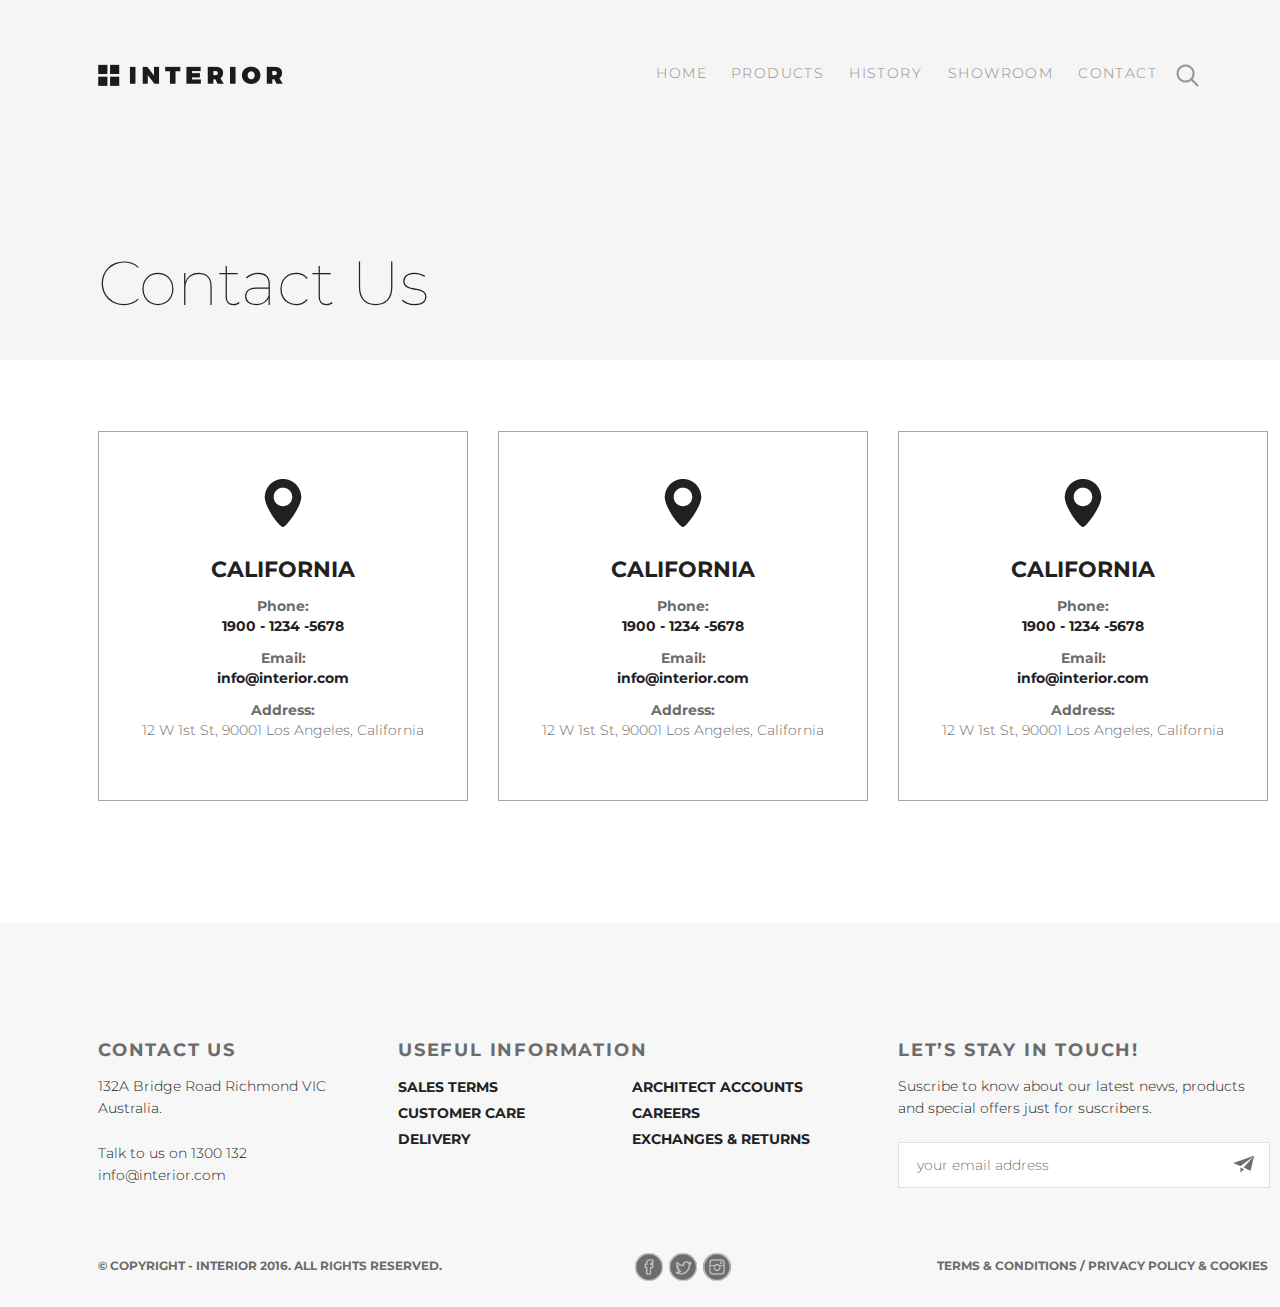
<file: interior/contact.html>
<!DOCTYPE html>
<html lang="ru">
<head>
    <meta charset="UTF-8">
    <link href="https://fonts.googleapis.com/css?family=Montserrat:100,300,700" rel="stylesheet">
    <link rel="stylesheet" href="css/normalize.min.css">
    <link rel="stylesheet" href="css/style.min.css">
    <title>Интернет магазин</title>
</head>
<body>
<div class="container">
    <header class="page-header">
        <div class="wrapper">
            <div class="logo">
                <a href="index.html"><img src="img/logo.png" width="185" height="22" alt="Interior"></a>
            </div>
            <nav>
                <ul class="main-nav">
                    <li><a href="index.html" title="Home">Home</a></li>
                    <li><a href="product.html" title="Products">Products</a></li>
                    <li><a href="#" title="History">History</a></li>
                    <li><a href="product-details.html" title="Showroom">Showroom</a></li>
                    <li><a href="contact.html" title="Contact">Contact</a></li>
                    <li><a class="search" href="#" title="Search">Search</a></li>
                </ul>
            </nav>
            <h2>Contact Us</h2>
        </div>
    </header>
    <div class="contacts">
        <div class="wrapper">
            <div class="wrapper-contact">
                <div class="contact">
                    <span class="title">California</span>
                    <p>
                        <span>Phone:</span>
                        1900 - 1234 -5678
                    </p>
                    <p>
                        <span>Email:</span>
                        info@interior.com
                    </p>
                    <p>
                        <span>Address:</span>
                        12 W 1st St, 90001 Los Angeles, California
                    </p>
                </div>
                <div class="contact">
                    <span class="title">California</span>
                    <p>
                        <span>Phone:</span>
                        1900 - 1234 -5678
                    </p>
                    <p>
                        <span>Email:</span>
                        info@interior.com
                    </p>
                    <p>
                        <span>Address:</span>
                        12 W 1st St, 90001 Los Angeles, California
                    </p>
                </div>
                <div class="contact">
                    <span class="title">California</span>
                    <p>
                        <span>Phone:</span>
                        1900 - 1234 -5678
                    </p>
                    <p>
                        <span>Email:</span>
                        info@interior.com
                    </p>
                    <p>
                        <span>Address:</span>
                        12 W 1st St, 90001 Los Angeles, California
                    </p>
                </div>
            </div>
        </div>
    </div>
    <div class="main-footer">
        <div class="wrapper">
            <div class="footer-top">
                <div class="footer-contact">
                    <span>Contact Us</span>
                    <p>
                        132A Bridge Road Richmond VIC Australia.
                    </p>
                    <p>
                        Talk to us on 1300 132 info@interior.com
                    </p>
                </div>
                <div class="footer-info">
                    <span>Useful Information</span>
                    <div class="footer-info-column">
                        <ul>
                            <li><a href="#">Sales terms</a></li>
                            <li><a href="#">Customer care</a></li>
                            <li><a href="#">Delivery</a></li>
                        </ul>
                        <ul>
                            <li><a href="#">Architect accounts</a></li>
                            <li><a href="#">Careers</a></li>
                            <li><a href="#">Exchanges & returns</a></li>
                        </ul>
                    </div>
                </div>
                <div class="footer-feedback">
                    <span>Let’s Stay in Touch!</span>
                    <p>
                        Suscribe to know about our latest news, products and special offers just for suscribers.
                    </p>
                    <form action="#">
                        <input type="text" placeholder="your email address">
                    </form>
                </div>
            </div>
            <div class="footer-bottom">
                <div class="footer-copyright">
                    &copy; Copyright - INTERIOR 2016. All Rights Reserved.
                </div>
                <div class="footer-social">
                    <ul class="footer-social-list">
                        <li>
                            <a class="social-btn fb" href="#">facebook</a>
                        </li>
                        <li>
                            <a class="social-btn twit" href="#">twitter</a>
                        </li>
                        <li>
                            <a class="social-btn inst" href="#">instagram</a>
                        </li>
                    </ul>
                </div>
                <div class="footer-regulation">
                    <a href="#">Terms & Conditions</a> / <a href="#">Privacy policy & Cookies</a>
                </div>
            </div>
        </div>
    </div>
</div>
</body>
</html>
</file>
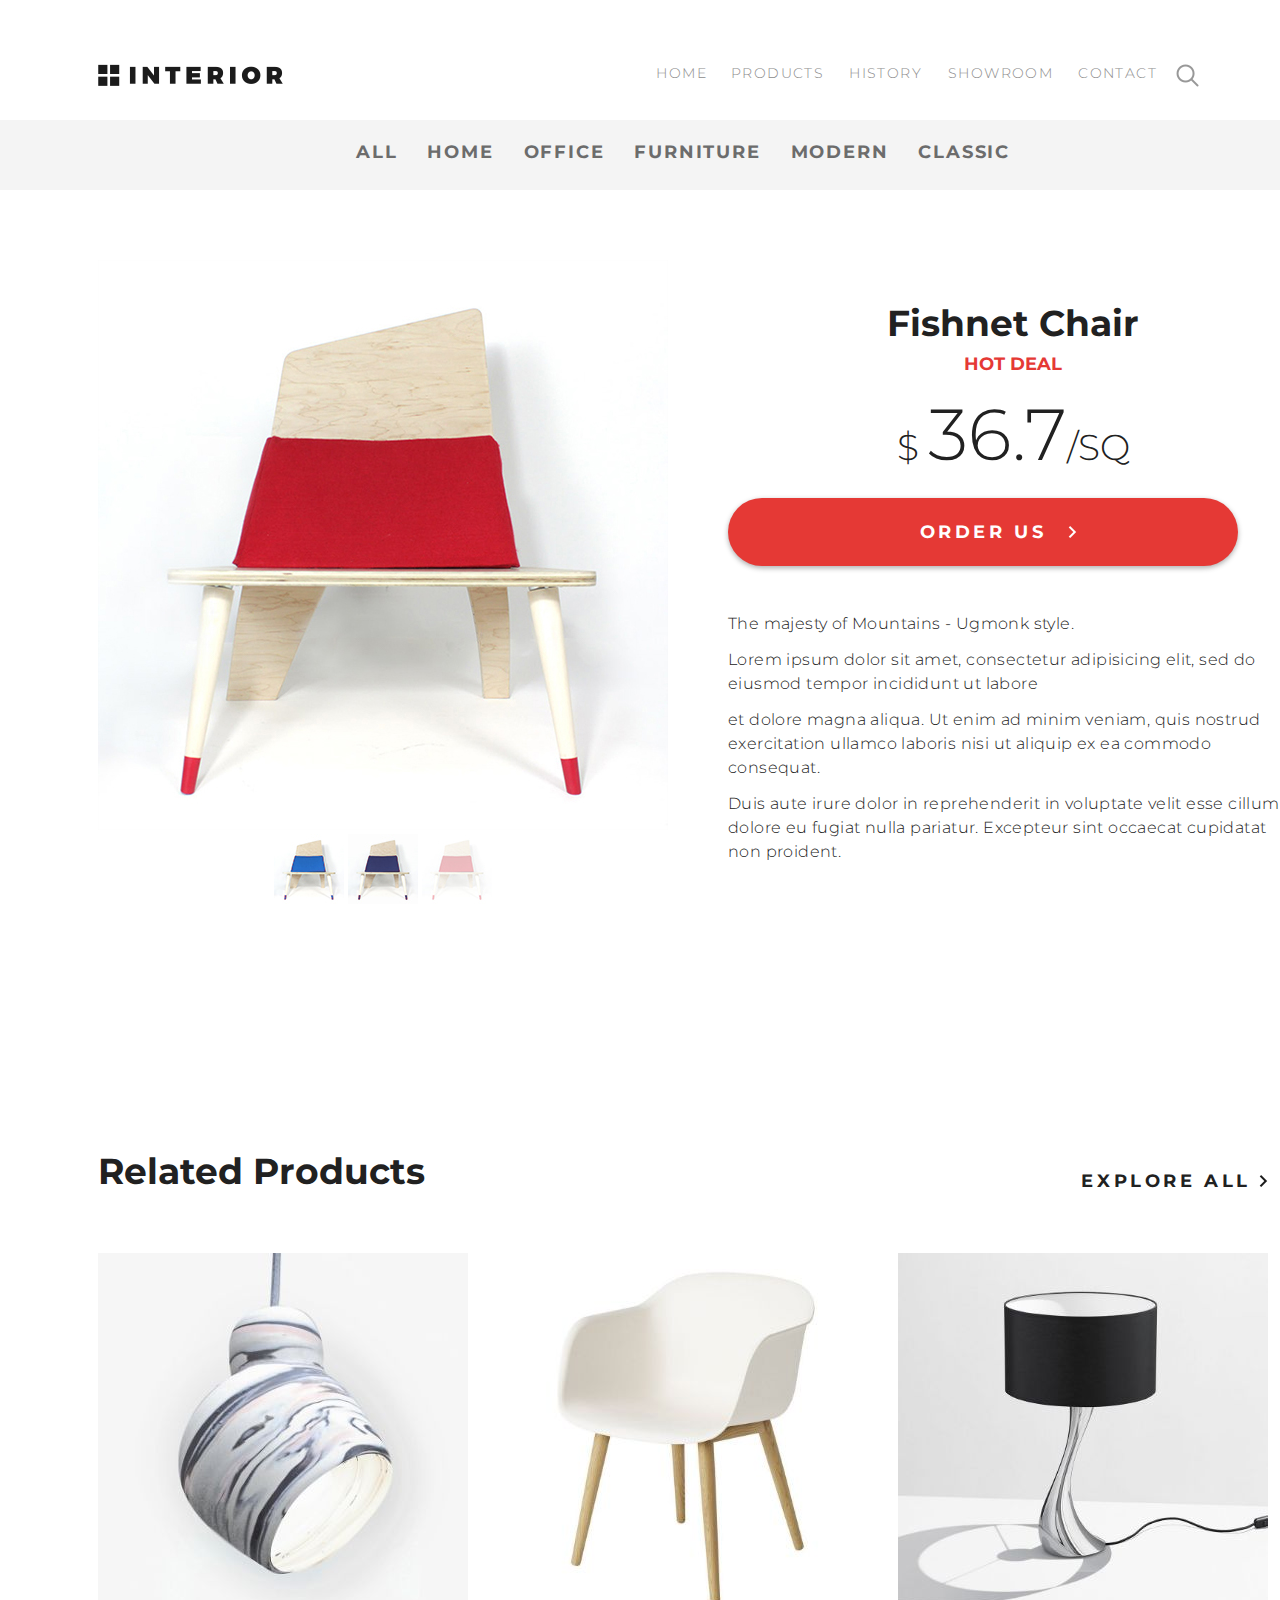
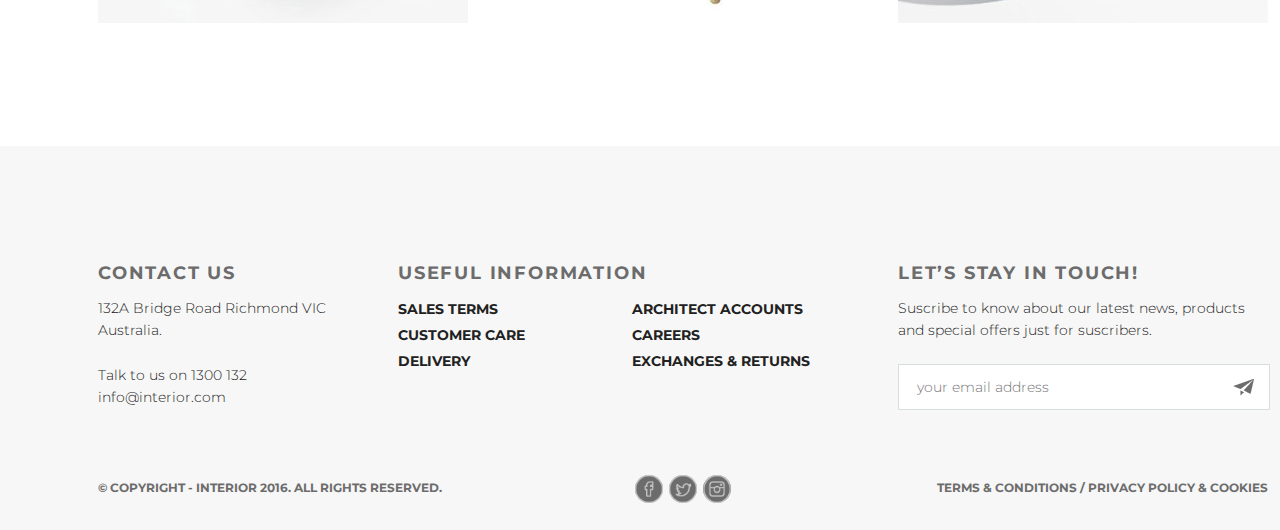
<file: interior/product-details.html>
<!DOCTYPE html>
<html lang="ru">
<head>
    <meta charset="UTF-8">
    <link href="https://fonts.googleapis.com/css?family=Montserrat:100,300,700" rel="stylesheet">
    <link rel="stylesheet" href="css/normalize.min.css">
    <link rel="stylesheet" href="css/style.min.css">
    <title>Интернет магазин</title>
</head>
<body>
<div class="container">
    <header class="page-header _details">
        <div class="wrapper">
            <div class="logo">
                <a href="index.html"><img src="img/logo.png" width="185" height="22" alt="Interior"></a>
            </div>
            <nav>
                <ul class="main-nav">
                    <li><a href="index.html" title="Home">Home</a></li>
                    <li><a href="product.html" title="Products">Products</a></li>
                    <li><a href="#" title="History">History</a></li>
                    <li><a href="product-details.html" title="Showroom">Showroom</a></li>
                    <li><a href="contact.html" title="Contact">Contact</a></li>
                    <li><a class="search" href="#" title="Search">Search</a></li>
                </ul>
            </nav>
        </div>
    </header>
    <nav class="nav-product-details">
        <div class="wrapper">
            <ul>
                <li><a href="#">All</a></li>
                <li><a href="#">Home</a></li>
                <li><a href="#">Office</a></li>
                <li><a href="#">Furniture</a></li>
                <li><a href="#">Modern</a></li>
                <li><a href="#">Classic</a></li>
            </ul>
        </div>
    </nav>
    <div class="product-details">
        <div class="wrapper">
            <div class="wrapper-product-details">
                <div class="product-details-img">
                    <img src="img/slider-product-1.jpg" alt="Product 1">
                    <a href="#">
                        <img src="img/slider-product-1-1-min.jpg" alt="Product 1">
                    </a>
                    <a href="#">
                        <img src="img/slider-product-1-2-min.jpg" alt="Product 1">
                    </a>
                    <a href="#">
                        <img src="img/slider-product-1-3-min.jpg" alt="Product 1">
                    </a>
                </div>
                <div class="product-details-info">
                    <h2>Fishnet Chair</h2>
                    <span class="hot">Hot Deal</span>
                    <span class="price">$ <span>36.7</span>/sq</span>
                    <a class="btn" href="#">Order Us</a>
                    <p>
                        The majesty of Mountains - Ugmonk style.
                    </p>
                    <p>
                        Lorem ipsum dolor sit amet, consectetur adipisicing elit, sed do eiusmod tempor incididunt ut
                        labore
                    </p>
                    <p>
                        et dolore magna aliqua. Ut enim ad minim veniam, quis nostrud exercitation ullamco laboris nisi
                        ut aliquip ex ea commodo consequat.
                    </p>
                    <p>
                        Duis aute irure dolor in reprehenderit in voluptate velit esse cillum dolore eu fugiat nulla
                        pariatur. Excepteur sint occaecat cupidatat non proident.
                    </p>
                </div>
            </div>
        </div>
    </div>
    <div class="related-products">
        <div class="wrapper">
            <a class="btn-all" href="#">Explore all</a>
            <h2>Related Products</h2>
            <ul class="related-products-list">
                <li>
                    <a href="#">
                        <img src="img/product/product-11.jpg" alt="Product 11">
                    </a>
                </li>
                <li>
                    <a href="#">
                        <img src="img/product/product-21.jpg" alt="Product 21">
                    </a>
                </li>
                <li>
                    <a href="#">
                        <img src="img/product/product-31.jpg" alt="Product 31">
                    </a>
                </li>
            </ul>
        </div>
    </div>
    <div class="main-footer">
        <div class="wrapper">
            <div class="footer-top">
                <div class="footer-contact">
                    <span>Contact Us</span>
                    <p>
                        132A Bridge Road Richmond VIC Australia.
                    </p>
                    <p>
                        Talk to us on 1300 132 info@interior.com
                    </p>
                </div>
                <div class="footer-info">
                    <span>Useful Information</span>
                    <div class="footer-info-column">
                        <ul>
                            <li><a href="#">Sales terms</a></li>
                            <li><a href="#">Customer care</a></li>
                            <li><a href="#">Delivery</a></li>
                        </ul>
                        <ul>
                            <li><a href="#">Architect accounts</a></li>
                            <li><a href="#">Careers</a></li>
                            <li><a href="#">Exchanges & returns</a></li>
                        </ul>
                    </div>
                </div>
                <div class="footer-feedback">
                    <span>Let’s Stay in Touch!</span>
                    <p>
                        Suscribe to know about our latest news, products and special offers just for suscribers.
                    </p>
                    <form action="#">
                        <input type="text" placeholder="your email address">
                    </form>
                </div>
            </div>
            <div class="footer-bottom">
                <div class="footer-copyright">
                    &copy; Copyright - INTERIOR 2016. All Rights Reserved.
                </div>
                <div class="footer-social">
                    <ul class="footer-social-list">
                        <li>
                            <a class="social-btn fb" href="#">facebook</a>
                        </li>
                        <li>
                            <a class="social-btn twit" href="#">twitter</a>
                        </li>
                        <li>
                            <a class="social-btn inst" href="#">instagram</a>
                        </li>
                    </ul>
                </div>
                <div class="footer-regulation">
                    <a href="#">Terms & Conditions</a> / <a href="#">Privacy policy & Cookies</a>
                </div>
            </div>
        </div>
    </div>
</div>
</body>
</html>
</file>
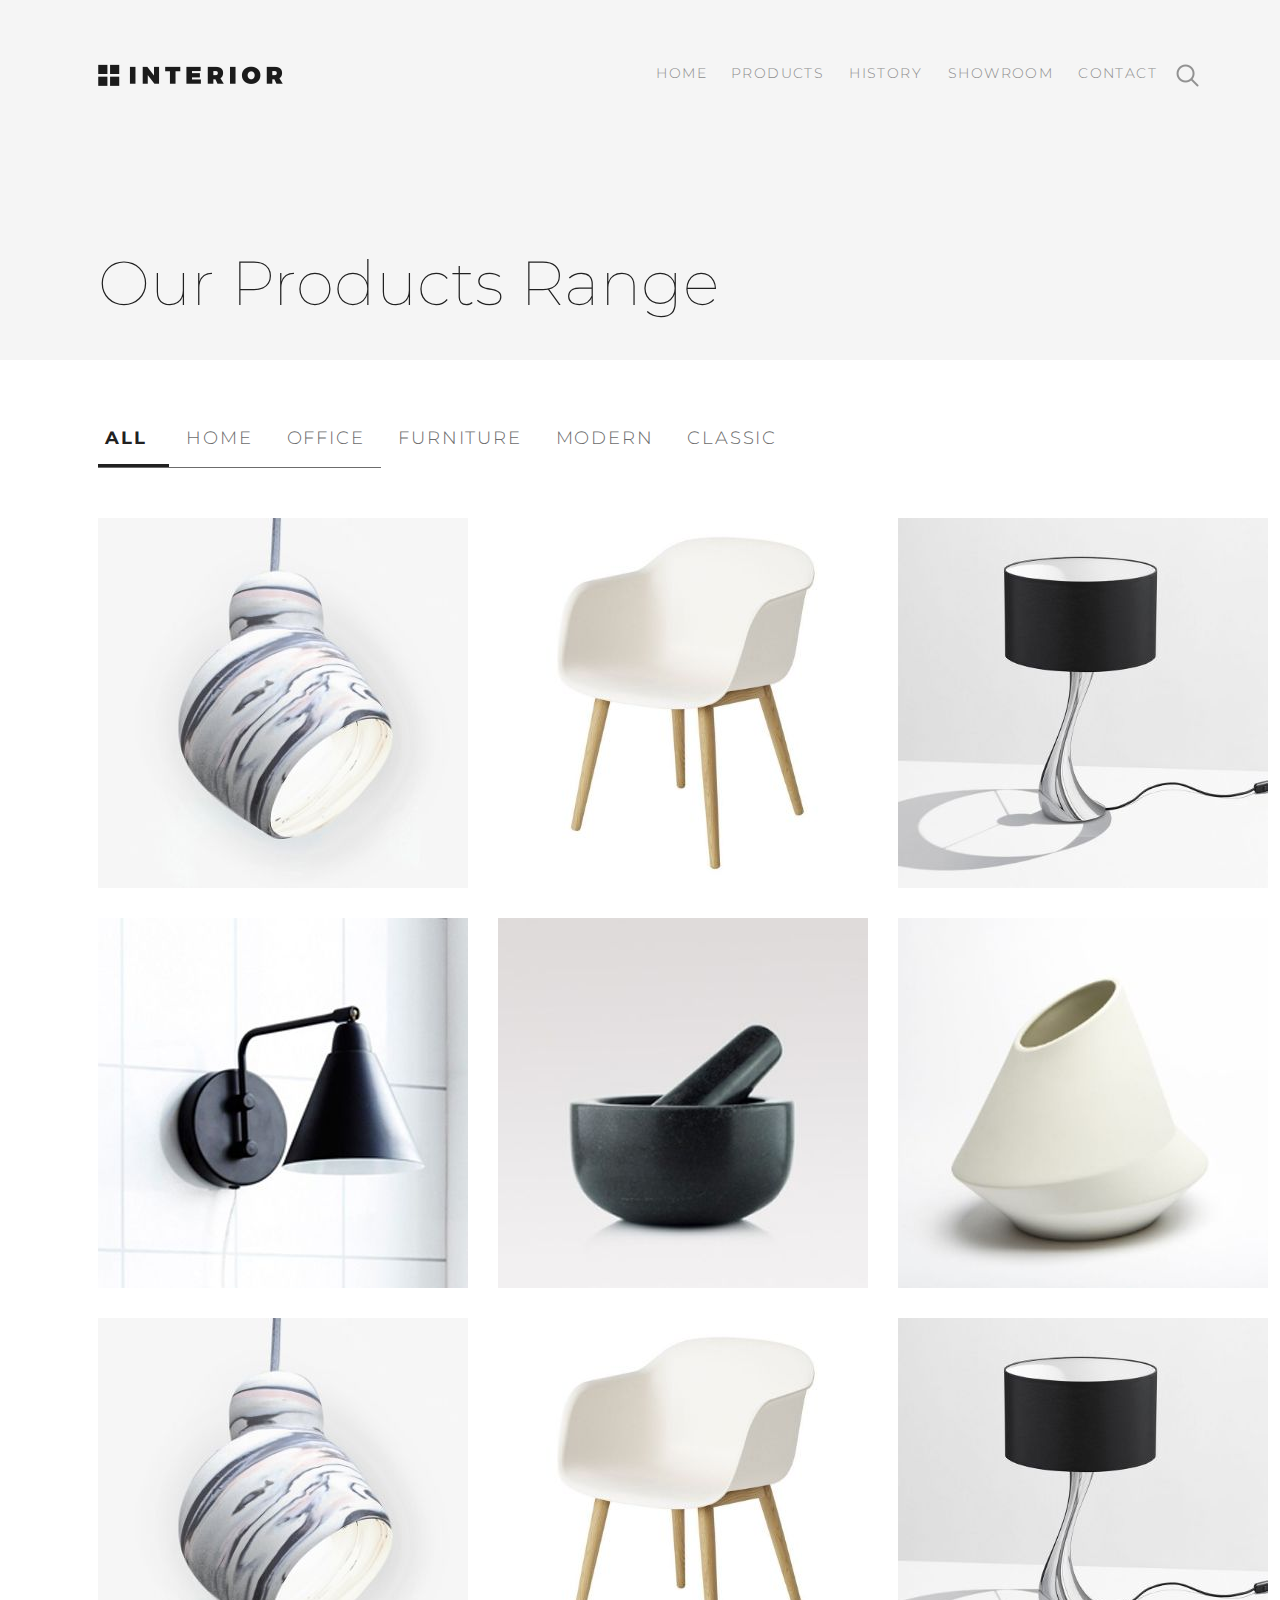
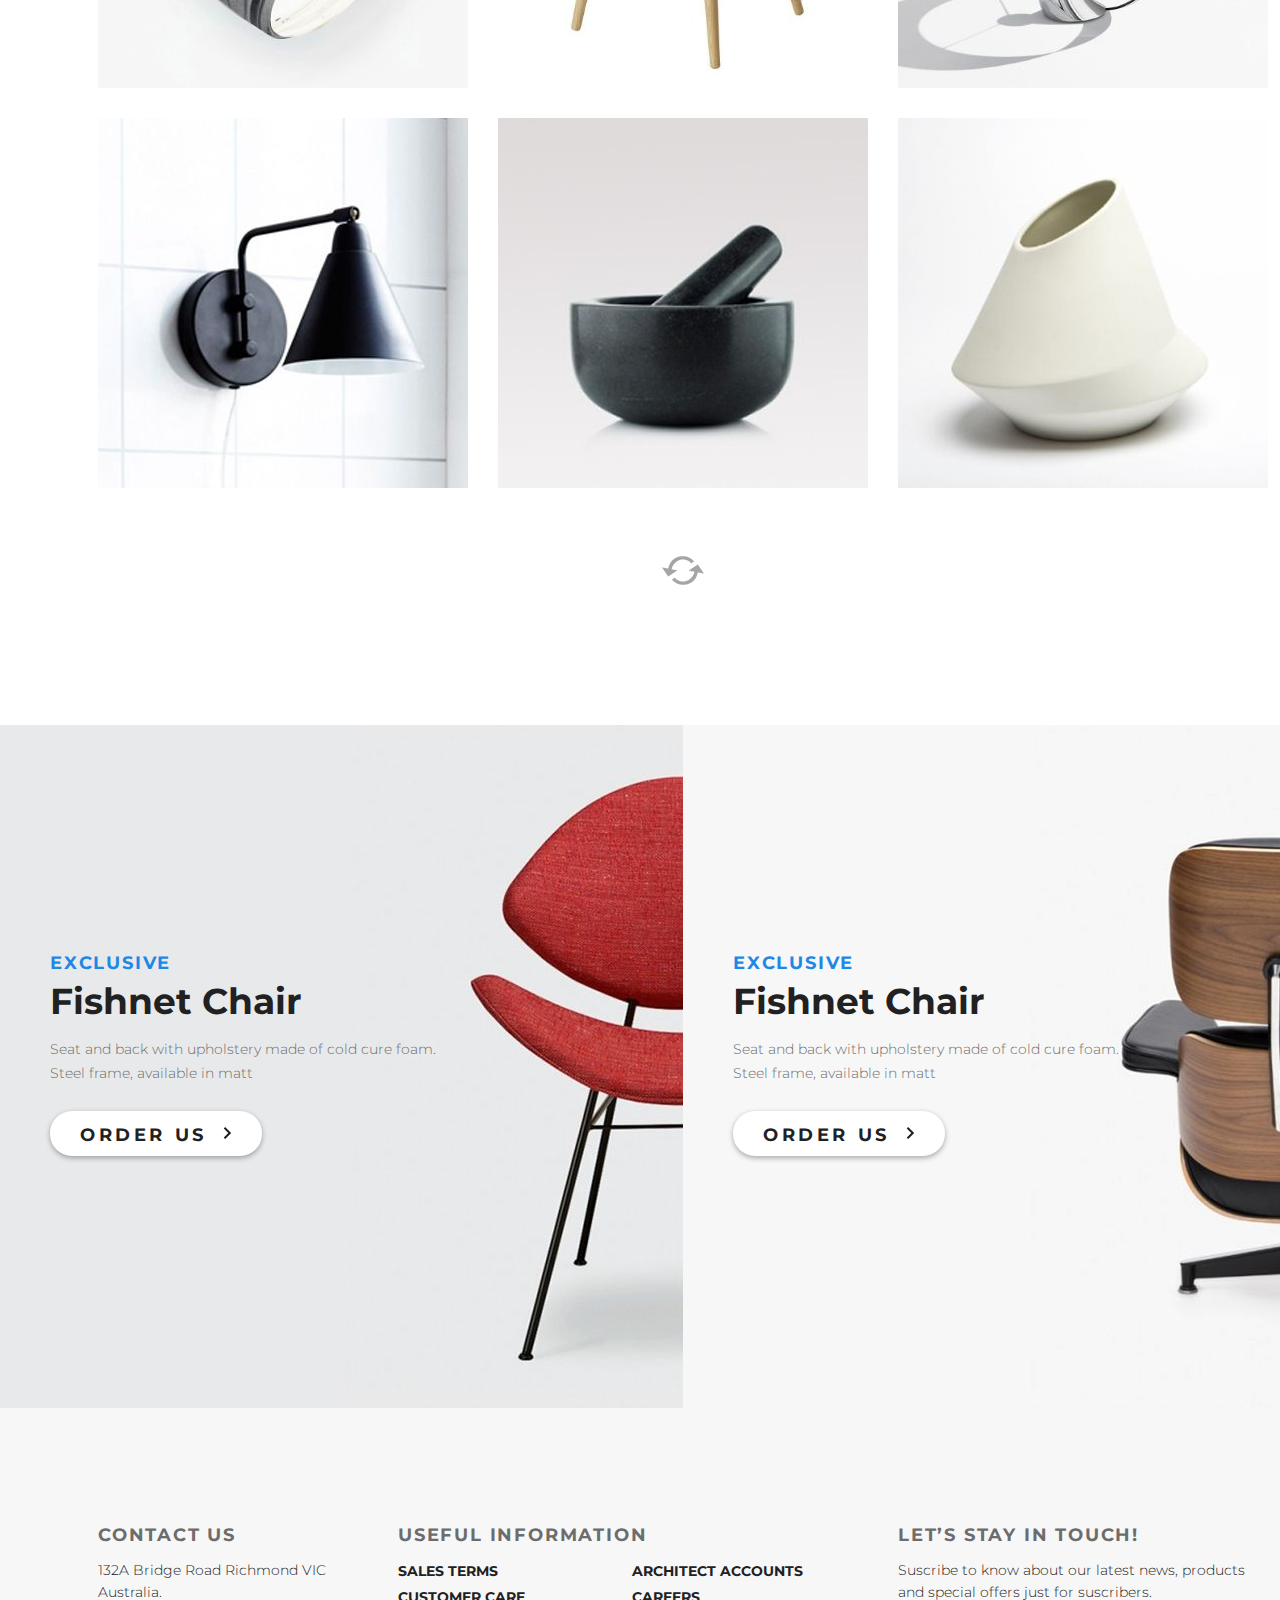
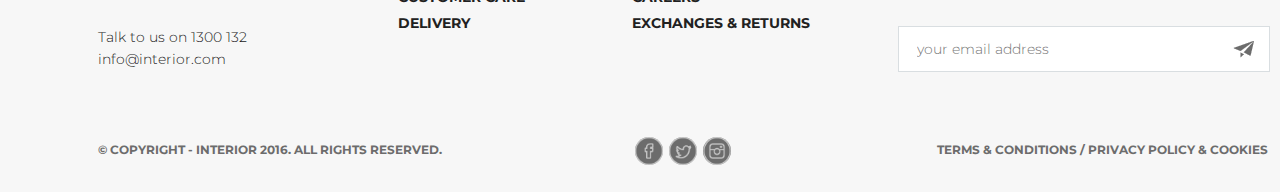
<file: interior/product.html>
<!DOCTYPE html>
<html lang="ru">
<head>
    <meta charset="UTF-8">
    <link href="https://fonts.googleapis.com/css?family=Montserrat:100,300,700" rel="stylesheet">
    <link rel="stylesheet" href="css/normalize.min.css">
    <link rel="stylesheet" href="css/style.min.css">
    <title>Интернет магазин</title>
</head>
<body>
<div class="container">
    <header class="page-header">
        <div class="wrapper">
            <div class="logo">
                <a href="index.html"><img src="img/logo.png" width="185" height="22" alt="Interior"></a>
            </div>
            <nav>
                <ul class="main-nav">
                    <li><a href="index.html" title="Home">Home</a></li>
                    <li><a href="product.html" title="Products">Products</a></li>
                    <li><a href="#" title="History">History</a></li>
                    <li><a href="product-details.html" title="Showroom">Showroom</a></li>
                    <li><a href="contact.html" title="Contact">Contact</a></li>
                    <li><a class="search" href="#" title="Search">Search</a></li>
                </ul>
            </nav>
            <h2>Our Products Range</h2>
        </div>
    </header>
    <div class="products">
        <div class="wrapper">
            <nav>
                <ul class="nav-products">
                    <li><a class="action" href="#">All</a></li>
                    <li><a href="#">Home</a></li>
                    <li><a href="#">Office</a></li>
                    <li><a href="#">Furniture</a></li>
                    <li><a href="#">Modern</a></li>
                    <li><a href="#">Classic</a></li>
                </ul>
            </nav>
            <div class="products-list">
                <a href="#" class="product-item">
                    <img src="img/product/product-11.jpg" width="370" height="370" alt="Product 11">
                </a>
                <a href="#" class="product-item">
                    <img src="img/product/product-21.jpg" width="370" height="370" alt="Product 21">
                </a>
                <a href="#" class="product-item">
                    <img src="img/product/product-31.jpg" width="370" height="370" alt="Product 31">
                </a>
                <a href="#" class="product-item">
                    <img src="img/product/product-41.jpg" width="370" height="370" alt="Product 41">
                </a>
                <a href="#" class="product-item">
                    <img src="img/product/product-5.jpg" width="370" height="370" alt="Product 5">
                </a>
                <a href="#" class="product-item">
                    <img src="img/product/product-6.jpg" width="370" height="370" alt="Product 6">
                </a>
                <a href="#" class="product-item">
                    <img src="img/product/product-11.jpg" width="370" height="370" alt="Product 11">
                </a>
                <a href="#" class="product-item">
                    <img src="img/product/product-21.jpg" width="370" height="370" alt="Product 21">
                </a>
                <a href="#" class="product-item">
                    <img src="img/product/product-31.jpg" width="370" height="370" alt="Product 31">
                </a>
                <a href="#" class="product-item">
                    <img src="img/product/product-41.jpg" width="370" height="370" alt="Product 41">
                </a>
                <a href="#" class="product-item">
                    <img src="img/product/product-5.jpg" width="370" height="370" alt="Product 5">
                </a>
                <a href="#" class="product-item">
                    <img src="img/product/product-6.jpg" width="370" height="370" alt="Product 6">
                </a>
            </div>
        </div>
        <div class="wrapper-reset">
            <a href="#" class="reset">Обновить</a>
        </div>
    </div>
    <div class="exclusive-product">
        <div class="exclusive-list">
            <div class="exclusive-item item-1">
                <div class="wrapper-content">
                    <span>Exclusive</span>
                    <h2>Fishnet Chair</h2>
                    <p>
                        Seat and back with upholstery made of cold cure foam. Steel frame, available in matt
                    </p>
                    <a class="btn" href="#">Order Us</a>
                </div>
            </div>
            <div class="exclusive-item item-2">
                <div class="wrapper-content">
                    <span>Exclusive</span>
                    <h2>Fishnet Chair</h2>
                    <p>
                        Seat and back with upholstery made of cold cure foam. Steel frame, available in matt
                    </p>
                    <a class="btn" href="#">Order Us</a>
                </div>
            </div>
        </div>
    </div>
    <div class="main-footer">
        <div class="wrapper">
            <div class="footer-top">
                <div class="footer-contact">
                    <span>Contact Us</span>
                    <p>
                        132A Bridge Road Richmond VIC Australia.
                    </p>
                    <p>
                        Talk to us on 1300 132 info@interior.com
                    </p>
                </div>
                <div class="footer-info">
                    <span>Useful Information</span>
                    <div class="footer-info-column">
                        <ul>
                            <li><a href="#">Sales terms</a></li>
                            <li><a href="#">Customer care</a></li>
                            <li><a href="#">Delivery</a></li>
                        </ul>
                        <ul>
                            <li><a href="#">Architect accounts</a></li>
                            <li><a href="#">Careers</a></li>
                            <li><a href="#">Exchanges & returns</a></li>
                        </ul>
                    </div>
                </div>
                <div class="footer-feedback">
                    <span>Let’s Stay in Touch!</span>
                    <p>
                        Suscribe to know about our latest news, products and special offers just for suscribers.
                    </p>
                    <form action="#">
                        <input type="text" placeholder="your email address">
                    </form>
                </div>
            </div>
            <div class="footer-bottom">
                <div class="footer-copyright">
                    &copy; Copyright - INTERIOR 2016. All Rights Reserved.
                </div>
                <div class="footer-social">
                    <ul class="footer-social-list">
                        <li>
                            <a class="social-btn fb" href="#">facebook</a>
                        </li>
                        <li>
                            <a class="social-btn twit" href="#">twitter</a>
                        </li>
                        <li>
                            <a class="social-btn inst" href="#">instagram</a>
                        </li>
                    </ul>
                </div>
                <div class="footer-regulation">
                    <a href="#">Terms & Conditions</a> / <a href="#">Privacy policy & Cookies</a>
                </div>
            </div>
        </div>
    </div>
</div>
</body>
</html>
</file>
<file: device/css/style.min.css>
.btn,.filter-name h3,.footer-menu a,.main-catalog .catalog-link,.nav-service a,.section-sort h3{letter-spacing:.2em;text-transform:uppercase}@font-face{font-family:Gilroy;font-style:normal;font-weight:300;src:local("Gilroy"),url(../fonts/gilroylight.woff2) format("woff2"),url(../fonts/gilroylight.woff) format("woff")}@font-face{font-family:Gilroy;font-style:normal;font-weight:800;src:local("Gilroy"),url(../fonts/gilroyextrabold.woff2) format("woff2"),url(../fonts/gilroyextrabold.woff) format("woff")}body{min-width:1200px;margin:0 auto;padding:0;font-family:"Open Sans",Arial,sans-serif;font-style:normal;font-size:15px;line-height:30px;font-weight:400;color:#464646;background-color:#fff}.btn,a{color:#000}.btn,.main-catalog .catalog-link,.nav-service a,.popular-list .popular-link,.slide .number,.slide .slider-var,.slide h2{font-family:Gilroy,Arial,sans-serif}img{max-width:100%;height:auto}a{text-decoration:none}.btn{display:inline-block;min-height:40px;padding:0 44px;font-size:18px;line-height:40px;font-weight:800;vertical-align:top;text-align:center;border:none;background:-webkit-linear-gradient(transparent 16px,#f4d361 16px,#f4d361 17px,#f0c52e 17px,#f0c52e 23px,#f4d361 23px,#f4d361 24px,transparent 24px);background:linear-gradient(transparent 16px,#f4d361 16px,#f4d361 17px,#f0c52e 17px,#f0c52e 23px,#f4d361 23px,#f4d361 24px,transparent 24px)}.btn:hover{background:-webkit-linear-gradient(#f4d361 1px,#f4d361 40px);background:linear-gradient(#f4d361 1px,#f4d361 40px);cursor:pointer}.btn:active{color:#be9c22}.container{width:1160px;padding-left:20px;padding-right:20px;margin:0 auto}.main-header{position:relative;margin-top:40px}.main-header .wrapper{padding-bottom:41px;background-color:#f7e296}.main-header .index-panel{float:left;position:relative;width:500px;padding-left:60px;padding-right:20px}.main-header .logo{position:absolute;z-index:1;top:-19px;padding-left:59px}.main-header .logo:hover{opacity:.6}.main-header .logo:active{opacity:.3}.main-header form{margin-top:35px;font-size:0}.main-header input[type=search]{width:356px;height:49px;padding-left:40px;font-size:15px;line-height:36px;vertical-align:top;color:#c4b376;border:none;border-bottom:2px solid #f7e296;background-color:#f7e296;background-image:url(../img/icon-search.png);background-position:3px 50%;background-repeat:no-repeat;background-size:16px 16px}.main-header input[type=search]:hover{color:#887c50}.main-header input[type=search]:focus{border-bottom:2px solid #000;color:#000}.main-header input[type=search]::-webkit-input-placeholder{color:#c4b376}.main-header input[type=search]:hover::-webkit-input-placeholder{color:#887c50}.main-header input[type=search]:focus::-webkit-input-placeholder{color:#000}.main-header input[type=search]::-moz-placeholder{color:#c4b376}.main-header input[type=search]:hover::-moz-placeholder{color:#887c50}.main-header input[type=search]:focus::-moz-placeholder{color:#000}.main-header input[type=search]:-moz-input-placeholder{color:#c4b376}.main-header input[type=search]:hover::-moz-input-placeholder{color:#887c50}.main-header input[type=search]:focus::-moz-input-placeholder{color:#000}.main-header input[type=search]:-ms-input-placeholder{color:#c4b376}.main-header input[type=search]:hover::-ms-input-placeholder{color:#887c50}.main-header input[type=search]:focus::-ms-input-placeholder{color:#000}.main-header .btn-search{display:none;width:85px;height:49px;font-size:15px;line-height:36px;vertical-align:middle;color:#000;background-color:inherit;border:2px solid #000;outline:0;cursor:pointer}.main-header input[type=search]:focus+.btn-search{display:inline-block}.main-header .btn-search:hover{color:#fff;background-color:#000}.main-header .btn-search:active{display:inline-block;color:#747474}.main-catalog .catalog-link{display:inline-block;position:relative;margin-top:25px;padding-right:30px;font-size:18px;font-weight:800;vertical-align:top;color:#000;cursor:pointer}.main-catalog .catalog-link::after{content:"";position:absolute;width:16px;height:16px;top:7px;margin-left:12px;background-image:url(../img/spritesheet.png);background-repeat:no-repeat;background-position:-100px -45px}.main-catalog .catalog-list{display:none;position:absolute;width:714px;margin:0 0 0 -60px;font-size:0;background-color:#f7e296;list-style:none;padding:18px 386px 34px 60px}.catalog-list:hover,.main-catalog .catalog-link:hover~.catalog-list{display:block;z-index:100}.catalog-list li{display:inline-block;vertical-align:top;width:238px;line-height:1;font-size:0}.catalog-list li:nth-child(2){width:201px}.catalog-list li:last-child{width:300px}.catalog-list a{font-size:15px;line-height:36px}.main-catalog a:hover{opacity:.6}.main-catalog a:active{opacity:.3}.main-header .user-panel{float:right;width:500px;padding-left:20px;padding-right:60px}.nav-user-panel{margin:40px 0 0;padding:0;font-size:0;list-style:none}.nav-user-panel li{display:inline-block;width:120px;vertical-align:top;text-align:right}.nav-user-panel .nav-cart::before,.nav-user-panel .nav-compare::before,.nav-user-panel .nav-user::before{content:"";display:inline-block;vertical-align:baseline;background-image:url(../img/spritesheet.png);background-repeat:no-repeat}.nav-user-panel li:first-child{width:260px;text-align:left}.nav-user-panel a{font-size:15px;line-height:36px}.nav-user-panel .nav-compare{width:97px;padding-right:3px}.nav-user-panel a:hover{opacity:.6}.nav-user-panel a:active{opacity:.3}.nav-user-panel .nav-user::before{width:13px;height:12px;margin-right:14px;background-position:-85px -88px}.nav-user-panel .nav-compare::before{width:10px;height:10px;margin-right:9px;background-position:-98px -5px}.nav-user-panel .nav-cart::before{width:12px;height:12px;margin-right:8px;background-position:-56px -5px}.nav-user-panel .nav-exit{margin-left:20px;opacity:.3}a.nav-exit:hover{opacity:.6}a.nav-exit:active{opacity:1}.nav-service{margin:30px 0 0;padding:0;font-size:0;list-style:none}.nav-service li{display:inline-block;width:160px;font-size:0}.nav-service li:last-child{width:180px;text-align:right}.nav-service a{margin-right:-.2em;font-size:18px;font-weight:800}.nav-service a:hover{opacity:.6}.nav-service a:active{opacity:.3}.slider{position:relative;width:1160px;height:499px;margin:0 auto 95px;background:-webkit-linear-gradient(#f7e296 1px,#f7e296 113px,transparent 113px);background:linear-gradient(#f7e296 1px,#f7e296 113px,transparent 113px)}.slide,.slide .number,.slide::before,.slider-controls{position:absolute}.slider>input{display:none}.slide li,.slider-controls label{display:inline-block;vertical-align:top}.slider-controls{width:260px;height:10px;bottom:159px;right:1px;text-align:center;z-index:100}.slider-controls label{width:4px;height:4px;margin:0 0 0 19px;border:3px solid #000;border-radius:100px;cursor:pointer;opacity:.3}.slider-controls label:hover{opacity:.4}.slider-controls .action{opacity:1}.slide{top:0;left:0;height:100%;padding-left:600px;background-repeat:no-repeat;background-position:0 6px;overflow:hidden;opacity:0}#slide-1:checked~.slides>.slide-1,#slide-2:checked~.slides>.slide-2,#slide-3:checked~.slides>.slide-3{opacity:1;z-index:10}#slide-1:checked~.slider-controls label:nth-of-type(1),#slide-2:checked~.slider-controls label:nth-of-type(2),#slide-3:checked~.slider-controls label:nth-of-type(3){opacity:1}.slide::before{content:"";width:100px;height:7px;top:39px;background-color:#fff}.slide .number{top:-10px;right:48px;font-size:180px;line-height:180px;font-weight:800;color:#fff}.slide h2{position:relative;margin:82px 0 0;padding:0;font-size:47px;line-height:55px;font-weight:800;color:#000;z-index:100}.slide p{margin:20px 0 0;padding:0 60px 0 0;font-size:15px;line-height:30px}.slide .btn{width:220px;margin-top:44px;padding:0}.slide ul{margin:58px 0 0;padding:0;list-style:none}.slide li{margin-right:74px}.slide .slider-var{display:block;margin-bottom:10px;font-size:36px}.service input,.service-slide{display:none}.slide .slider-type{font-size:13px;line-height:20px;color:#464646}.slide-1{background-image:url(../img/slider-img-1.png)}.slide-1 h2{width:390px}.slide-2{background-image:url(../img/slider-img-2.png)}.slide-2 h2{width:350px}.slide-3{background-image:url(../img/slider-img-3.png)}.slide-3 li{margin-right:41px}.popular-list{margin-bottom:187px}.popular-list .popular-link{float:left;width:160px;margin-right:40px;font-size:18px;line-height:20px;font-weight:800}.popular-list .popular-link:last-child{margin-right:0}.popular-list .wrapper{width:160px;height:160px;margin-bottom:35px;background-color:#f7e296}.popular-list .popular-link:hover .wrapper{background-color:#f0c52e}.popular-list .popular-link:active img,.popular-list .popular-link:active span{opacity:.3}.service{margin-bottom:94px;background-color:#e5e5e5}.service .service-menu{float:left;position:relative;width:277px;margin-top:-20px;padding-bottom:116px}.service .service-menu::before{content:"";position:absolute;top:-80px;right:-6px;width:7px;height:319px;background-color:#000}.service-menu .service-list{margin:0;padding:0;list-style:none}.service-list li{margin-bottom:24px}.service-list .btn{padding:0;min-width:160px}.service-slides{float:right;position:relative;padding-left:120px;width:760px}#service-1:checked~.service-slides .service-1,#service-2:checked~.service-slides .service-2,#service-3:checked~.service-slides .service-3{display:block}.footer-menu li,.footer-social a,.footer-social li{vertical-align:top;display:inline-block}#service-1:checked~.service-menu li:nth-of-type(1),#service-1:checked~.service-menu li:nth-of-type(1) label,#service-2:checked~.service-menu li:nth-of-type(2),#service-2:checked~.service-menu li:nth-of-type(2) label,#service-3:checked~.service-menu li:nth-of-type(3),#service-3:checked~.service-menu li:nth-of-type(3) label{color:#f7e184;background:#000}.about h2,.service-slides h2{font-family:Gilroy,Arial,sans-serif;font-weight:800;font-size:47px;color:#000}.service-slides h2{padding:0;margin:-18px 0 0}.service-slides p{width:450px;margin-top:40px}.service-slides img{position:absolute;top:-41px;right:47px}.about-contact::after,.about-info::after{content:"";height:7px;top:0;background-color:#000}.logotype{margin-bottom:84px}.logotype a{float:left;margin-right:40px;-webkit-filter: grayscale(100%);	-moz-filter: grayscale(100%);	-ms-filter: grayscale(100%);	-o-filter: grayscale(100%);-webkit-filter: gray;	filter: gray;}.logotype a:last-child{margin-right:0}.logotype a:hover{-webkit-filter:none;filter:none}.about-info{float:left;position:relative;width:500px;padding-right:80px}.about-info::after{position:absolute;width:80px;left:-1px}.about-contact{float:right;position:relative;width:560px;padding-left:20px}.about-contact::after{position:absolute;width:80px;left:19px}.about h2{margin-left:-2px;margin-top:61px;margin-bottom:52px}.about p{margin-bottom:30px;margin-left:-2px}.about .btn{width:260px;padding:0;margin-left:-1px}.about-info ul{margin:66px 0 54px 16px;padding:0;font-size:0;list-style:none}.about-info li{position:relative;padding-left:18px;font-family:Gilroy,Arial,sans-serif;font-size:16px;line-height:40px;font-weight:800}.about-info li::before{content:"";position:absolute;top:15px;left:-17px;width:4px;height:4px;border:3px solid #b2b2b2;border-radius:100px}.about-contact img{margin-left:-1px;margin-top:9px;margin-bottom:60px}.main-footer{margin-top:82px;color:#fff;background-color:#464646}.inner-page .main-footer{margin:0}.main-footer .footer-info{float:left;position:relative;width:360px;padding-bottom:163px}.footer-info .footer-logo{margin-top:65px;margin-bottom:20px}.footer-info .footer-logo:hover{opacity:.6}.footer-info .footer-logo:active{opacity:.3}.footer-info::after{content:"";position:absolute;width:80px;height:7px;top:237px;left:0;background-color:#ffc600}.main-footer .footer-link{float:left;width:440px}.footer-link .footer-menu{margin:133px 0 0;padding:0;font-size:0;list-style:none}.footer-menu li{width:140px;margin-right:10px;margin-left:-.2em;text-align:center}.footer-menu li:last-child{width:135px;margin-right:0;padding-right:5px;text-align:right}.footer-menu a{font-family:Gilroy,Arial,sans-serif;font-size:18px;font-weight:800;vertical-align:top;color:inherit}.footer-nav,.footer-social{list-style:none;padding:0;font-size:0}.footer-menu a:hover{opacity:.6}.footer-menu a:active{opacity:.3}.footer-social{margin:58px 0 0;text-align:center}.footer-social li{width:54px}.footer-social a{position:relative;width:38px;height:38px;background-image:url(../img/spritesheet.png);background-repeat:no-repeat}.footer-social .fb{background-position:-126px -5px}.footer-social .inst{background-position:-126px -53px}.footer-social .twit{background-position:-5px -101px}.footer-social a:hover{opacity:.6}.footer-social a:active{opacity:.3}.main-footer .footer-panel{float:right;position:relative;width:360px;text-align:right}.footer-nav{margin:60px 0 31px}.footer-nav li{display:inline-block;width:120px;vertical-align:top}.footer-nav .nav-cart::before,.footer-nav .nav-compare::before,.footer-nav .nav-user::before{background-image:url(../img/spritesheet.png);content:"";display:inline-block;background-repeat:no-repeat;vertical-align:baseline}.footer-nav li:first-child{width:105px;padding-right:15px}.footer-nav a{font-size:15px;line-height:36px;color:inherit}.footer-nav .nav-user::before{width:13px;height:12px;margin-right:9px;background-position:-42px -45px}.footer-nav .nav-compare::before{width:10px;height:10px;margin-right:11px;background-position:-100px -25px}.footer-nav .nav-cart::before{width:12px;height:12px;margin-right:7px;background-position:-78px -25px}.footer-nav a:hover{opacity:.6}.footer-nav a:active{opacity:.3}.footer-panel .developer{position:absolute;width:27px;height:34px;top:223px;right:0;font-size:0;background-image:url(../img/spritesheet.png);background-repeat:no-repeat;background-position:-5px -5px}.footer-panel .developer:hover{opacity:.6}.footer-panel .developer:active{opacity:.3}.section-title h1{margin:46px 0 0 59px;padding:0;font-family:Gilroy,Arial,sans-serif;font-size:47px;font-weight:800;color:#000}.breadcrumbs-list{margin:27px 0 38px 60px;padding:0;font-size:0;list-style:none}.breadcrumbs-list li{display:inline-block;margin-right:16px;vertical-align:top}.breadcrumbs-list li::after{content:"";display:inline-block;width:4px;height:7px;margin-left:17px;vertical-align:baseline;background-image:url(../img/spritesheet.png);background-repeat:no-repeat;background-position:-42px -5px}.breadcrumbs-list li:last-child::after{display:none}.breadcrumbs-list a{position:relative;font-size:14px;line-height:36px;opacity:.3}.breadcrumbs-list a:hover{opacity:.6}.breadcrumbs-list a:active{opacity:.1}.section{background:-webkit-linear-gradient(top,rgba(0,0,0,.08) 1px,rgba(0,0,0,.08) 70px,transparent 70px);background:linear-gradient(180deg,rgba(0,0,0,.08) 1px,rgba(0,0,0,.08) 70px,transparent 70px)}.sort-route .down,.sort-route .up,.sprite{background-repeat:no-repeat}.section .catalog-filter{position:relative}.section .container{display:-webkit-box;display:-ms-flexbox;display:flex}.catalog-filter::after,.filter-settings .settings-color::before,.filter-settings .settings-price::before{content:"";display:block}.catalog-filter::after{position:absolute;top:0;right:0;width:2000px;height:100%;background-color:rgba(0,0,0,.08);z-index:-1}.section .section-wrapper{margin:0;padding:0 0 82px}.catalog-filter .filter-name{padding-left:60px;padding-top:20px;padding-bottom:20px}.filter-name h3{margin:0;font-family:Gilroy,Arial,sans-serif;font-size:16px;font-weight:800;color:#000}.catalog-filter .filter-settings{width:202px;padding-left:58px;padding-top:69px;padding-right:68px}.filter-settings h3{margin:7px 0 0 1px;font-family:Gilroy,Arial,sans-serif;font-size:18px;font-weight:800;color:#000}.settings-bluetooth h3,.settings-color h3{margin-bottom:15px}.filter-settings .settings-price{padding-bottom:35px}.filter-settings .settings-price::before{height:2px;margin-left:1px;background-color:#000}.range-controls{position:relative;margin-top:26px;padding-top:6px;padding-bottom:8px;overflow:hidden}.range-controls .scale{height:2px;background-color:#dbdbdb}.range-controls .bar{height:2px;background-color:#91c92f}.range-controls .toggle{position:absolute;top:0;left:0;width:10px;height:10px;border:2px solid #000;background-color:#eee;border-radius:100px;cursor:pointer}.range-controls .toggle:active{border-color:#fff;background-color:#7eae29;box-shadow:0 2px 1px 0 #cfcfcf}.range-controls .toggle-min{left:0}.range-controls .toggle-max{left:112px}.price-controls{margin-left:1px;margin-top:2px;font-family:Gilroy,Arial,sans-serif;font-size:14px;line-height:22px;opacity:.2}.price-controls input[type=text]{width:68px;font-family:inherit;font-size:inherit;font-weight:inherit;border:0;background-color:transparent}.item .item-link,.item.new::before{vertical-align:top;font-weight:800}.settings-bluetooth label,.settings-color label{cursor:pointer;vertical-align:top;margin-right:100px;padding-left:40px;font-size:14px;line-height:40px}.item .item-link,.item .item-price,.section-sort h3{font-family:Gilroy,Arial,sans-serif}.filter-settings .settings-color{padding-bottom:31px}.filter-settings .settings-color::before{height:2px;margin-left:1px;background-color:#000}.settings-color label{display:inline-block;position:relative}.settings-color input[type=checkbox]{display:none}.settings-color input[type=checkbox]+.checkbox-indicator{position:absolute;top:8px;left:0;width:23px;height:23px;background-color:#dbdbdb}.settings-color label:hover .checkbox-indicator{background-color:#cecece}.settings-color label:active .checkbox-indicator{background-color:#c4c4c4}.settings-color input[type=checkbox]:checked+.checkbox-indicator::before{content:"";position:absolute;width:12px;height:7px;top:50%;left:50%;-webkit-transform:translate(-50%,-50%);transform:translate(-50%,-50%);background-image:url(../img/spritesheet.png);background-repeat:no-repeat;background-position:-85px -71px}.filter-settings .settings-bluetooth::before{content:"";display:block;height:2px;margin-left:1px;background-color:#000}.settings-bluetooth label{display:inline-block;position:relative}.settings-bluetooth input[type=radio]{display:none}.item,.item .item-link,.sort-route a,.sort-route li,.sort-type li{display:inline-block}.settings-bluetooth input[type=radio]+.radio-indicator{position:absolute;top:8px;left:0;width:19px;height:19px;border:2px solid #c6c6c6;background-color:transparent;border-radius:100px}.settings-bluetooth label:hover .radio-indicator{border-color:#bcbcbc}.settings-bluetooth label:active .radio-indicator{border-color:#acacac}.settings-bluetooth input[type=radio]:checked+.radio-indicator::before{content:"";position:absolute;top:5px;left:5px;width:5px;height:5px;border:2px solid #000;border-radius:100px}.filter-settings .btn{width:200px;padding:0;margin-top:31px}.section .section-sort{float:right;width:760px;padding-left:72px;padding-top:4px;padding-bottom:4px;background-color:#ebebeb}.section-sort h3{float:left;font-size:16px;font-weight:800;color:#000}.section-sort .sort-type{float:left;margin:20px 0 0 56px;padding:0;font-size:0;list-style:none}.sort-type li{margin-right:29px;vertical-align:top}.sort-type a{font-size:14px;line-height:18px;opacity:.3}.sort-type a:hover{opacity:.6}.sort-type .active,.sort-type a:active{opacity:1}.section-sort .sort-route{float:right;display:inline-block;margin:26px 0 0;padding:0;font-size:0;vertical-align:top;list-style:none}.sort-route li{margin-left:26px;vertical-align:top}.sort-route a{width:17px;height:9px;vertical-align:baseline;opacity:.2}.sort-route .up{background-image:url(../img/spritesheet.png);background-position:-58px -71px}.sort-route .down{background-image:url(../img/spritesheet.png);background-position:-31px -71px}.sort-route a:hover{opacity:.4}.sort-route a.active,.sort-route a:active{opacity:1}.section .section-items{float:right;width:760px;margin-left:72px;margin-top:69px;font-size:0;background-color:#fff}.section-wrapper{margin-left:328px;background-color:#fff}.item{position:relative;margin-bottom:41px;font-size:0;vertical-align:top}.section-items .item:nth-child(odd){margin-right:40px}.item .item-img{width:360px;height:380px;margin-bottom:34px}.item .item-link{width:270px;font-size:18px;line-height:20px}.item .item-price{position:absolute;right:0;margin-top:-4px;font-size:16px;color:464646}.item-menu{display:none;position:absolute;top:0;left:0;width:100%;height:380px;text-align:center;background-color:rgba(255,255,255,.3)}.item-img:hover+.item-menu,.item-menu:hover{display:block}.item-menu .btn{width:200px;margin:171px 50px 6px;padding:0}.item-menu .item-add{font-size:13px;line-height:36px;opacity:.5}.item-menu .item-add:hover{opacity:1}.item-menu .item-add:active{opacity:.2}.item.new::before{content:"NEW";position:absolute;width:56px;height:56px;top:29px;right:27px;font-size:14px;line-height:56px;text-align:center;border:2px solid #000;border-radius:100px;opacity:.2}.catalog-page{float:right;width:760px;margin-top:-11px;margin-bottom:-9px;font-size:0;background-color:#ebebeb}.catalog-page .page-next:hover,.catalog-page .page-prev:hover{background-color:#d9d9d9}.catalog-page .page-next,.catalog-page .page-prev{font-family:Gilroy,Arial,sans-serif;font-weight:800;font-size:16px;display:inline-block;text-align:center;width:126px;height:70px;line-height:70px;vertical-align:middle;text-transform:uppercase;letter-spacing:.2em}.catalog-page .page-prev:active{color:#acacac}.catalog-page .page-next:active{color:#acacac}.catalog-page .page-number{display:inline-block;width:508px;margin:0;padding:0;vertical-align:baseline;text-align:center;list-style:none}.page-number li{display:inline-block;vertical-align:top}.page-number a{margin:2px 16px 0;font-family:Gilroy,Arial,sans-serif;font-size:16px;font-weight:800;opacity:.3}.modal-content-feedback,.modal-content-map{display:none;margin-left:-480px;box-shadow:0 10px 30px 0 rgba(0,0,0,.75);z-index:1000}.page-number a:hover{opacity:.6}.page-number a.active,.page-number a:active{opacity:1}.modal-content-feedback{width:760px;position:fixed;top:50%;left:50%;margin-top:-275px;background-color:#fff;-webkit-transition:.5s;transition:.5s;padding:90px 100px 85px}.modal-content-close{position:absolute;top:22px;right:22px;width:54px;height:54px;font-size:0;background-color:#f0c52e;border:0;border-radius:100px;cursor:pointer;opacity:.5}.modal-content-close::after,.modal-content-close::before{content:"";position:absolute;top:26px;left:12px;width:30px;height:2px;background-color:#fff;border-radius:1px}.modal-content-close::before{-webkit-transform:rotate(45deg);transform:rotate(45deg)}.modal-content-close::after{-webkit-transform:rotate(-45deg);transform:rotate(-45deg)}.modal-content-close:hover{opacity:1}.modal-content-close:active.modal-content-close::after,.modal-content-close:active.modal-content-close::before{opacity:.3}.feedback-form-name{float:left;width:360px}.feedback-form-email{float:right;width:360px}.feedback-form label{font-family:Gilroy,Arial,sans-serif;font-size:18px;line-height:18px;font-weight:800;color:#000}.feedback-form input[type=text],.feedback-form textarea{width:320px;margin-top:4px;margin-bottom:30px;padding:15px 20px 17px;font-size:14px;line-height:18px;border:none;background-color:#f2f2f2}.feedback-form input[type=text]:hover,.feedback-form textarea:hover{background-color:#eaeaea}.feedback-form input[type=text].error{color:#bda9a9;background-color:#f6dada}.feedback-form input[type=text]:focus,.feedback-form textarea:focus{padding:12px 17px 14px;border:3px solid #f7e296;background-color:transparent;outline:0}.feedback-form input[type=text]::-webkit-input-placeholder,.feedback-form textarea::-webkit-input-placeholder{color:#b5b5b5}.feedback-form input[type=text]:focus::-webkit-input-placeholder,.feedback-form textarea:focus::-webkit-input-placeholder{color:#464646}.feedback-form input[type=text]::-moz-placeholder,.feedback-form textarea::-moz-placeholder{color:#b5b5b5}.feedback-form input[type=text]:focus::-moz-placeholder,.feedback-form textarea:focus::-moz-placeholder{color:#464646}.feedback-form input[type=text]:-moz-input-placeholder,.feedback-form textarea:-moz-input-placeholder{color:#b5b5b5}.feedback-form input[type=text]:focus::-moz-input-placeholder,.feedback-form textarea:focus::-moz-input-placeholder{color:#464646}.feedback-form input[type=text]:-ms-input-placeholder,.feedback-form textarea{color:#b5b5b5}.feedback-form input[type=text]:focus::-ms-input-placeholder,.feedback-form textarea{color:#464646}.feedback-form textarea{width:716px;min-height:124px}.feedback-form .btn{min-width:200px;margin-top:2px;padding:0}.modal-content-map{width:960px;height:560px;position:fixed;top:50%;left:50%;margin-top:-280px}.modal-content-show{display:block;-webkit-animation:animation-modal-open .3s ease;animation:animation-modal-open .3s ease}@-webkit-keyframes animation-modal-open{from{-webkit-transform:scale(.5);transform:scale(.5)}to{-webkit-transform:scale(1);transform:scale(1)}}@keyframes animation-modal-open{from{-webkit-transform:scale(.5);transform:scale(.5)}to{-webkit-transform:scale(1);transform:scale(1)}}.hidden{display:none}.clearfix::after{content:"";display:table;clear:both}.sprite{background-image:url(../img/spritesheet.png);display:block}
</file>
<file: interior/css/style.min.css>
body{font-family:'Montserrat',sans-serif;font-size:14px;font-weight:300}a{text-decoration:none}ul,li{padding:0;margin:0;list-style-type:none}.btn{display:block;width:152px;height:45px;padding:0 30px;color:#212121;font-size:18px;font-weight:700;letter-spacing:.2em;line-height:49px;text-decoration:none;text-transform:uppercase;border-radius:22px;background:#fff url(../img/icon-arrow-right.png) no-repeat 173px 50%;box-shadow:0 2px 4.85px .15px rgba(33,33,33,.35)}.btn:hover{color:#fff;background-color:#43a047;background-image:url(../img/icon-arrow-right-hover.png);transition:0.4s}.btn-all{color:#212121;font-size:18px;font-weight:700;letter-spacing:.2em;line-height:24px;text-decoration:none;text-transform:uppercase}.btn-all::after{content:url(../img/icon-arrow-right.png);margin-left:8px}.btn-all:hover{text-decoration:underline}.container,.wrapper{position:relative;margin:0 auto;padding:0}.container{width:1366px}.wrapper{width:1170px}header{background-color:#f5f5f5}.main-header{min-height:800px;background-image:url(../img/slider-img-1.jpg)}.page-header{min-height:360px}.page-header._details{min-height:120px;background-color:transparent}.page-header h2{position:absolute;color:#212121;font-size:62px;padding:0;margin:0;top:248px;font-weight:100}header .logo{float:left;margin-top:64px}.main-nav{float:right;margin-top:58px;margin-right:96px;font-size:0}.main-nav li{position:relative;display:inline-block}.main-nav a{display:inline-block;padding:7px 12px;color:#8c8c8c;font-size:14px;font-weight:300;letter-spacing:.1em;text-transform:uppercase}.main-nav a:not(.search):hover{color:#212121;font-weight:700;border-bottom:3px solid #212121}.main-nav a:after{display:block;content:attr(title);font-weight:700;height:0;overflow:hidden;visibility:hidden}.main-nav a.search{position:absolute;width:23px;height:23px;left:4px;top:-17px;padding:0;font-size:0;background-image:url(../img/icon-search.png);opacity:.4}.main-nav a.search:hover{opacity:1}.wrapper-content{position:absolute;width:490px;top:370px}.wrapper-content span,.wrapper-content h2{margin:0;padding:0;text-transform:uppercase}.wrapper-content span{color:#43a047;font-size:18px;font-weight:700;letter-spacing:.1em}.wrapper-content h2{margin-top:5px;color:#212121;font-size:62px;font-weight:100}.wrapper-content p{color:#6c6c6c;line-height:24px}.wrapper-content .btn{margin-top:26px}.wrapper-slider-controls{position:absolute;width:100%;top:746px;text-align:center}.wrapper-slider-controls>input{display:none}.slider-controls{display:inline-block}.slider-controls label{float:left;display:inline-block;width:30px;height:30px;margin:0 5px;background-color:#212121;border-radius:100px;cursor:pointer;opacity:.2}.slider-controls label:hover{opacity:.4}#slide-1:checked~.slider-controls label:nth-of-type(1),#slide-2:checked~.slider-controls label:nth-of-type(2),#slide-3:checked~.slider-controls label:nth-of-type(3),#hot-slide-1:checked~.slider-controls label:nth-of-type(1),#hot-slide-2:checked~.slider-controls label:nth-of-type(2),#hot-slide-3:checked~.slider-controls label:nth-of-type(3){width:40px;height:40px;margin-top:-5px;opacity:1}.nav-popular-product{margin-top:106px;font-size:0}.nav-popular-product li{display:inline-block}.nav-popular-product a{display:inline-block;padding:10px 15px 12px;color:#6c6c6c;font-size:36px;font-weight:700;border-bottom:1px solid #6c6c6c}.nav-popular-product li:first-child a{padding-left:9px}.nav-popular-product li:last-child a{padding-right:9px}.nav-popular-product a:hover{color:#212121}.nav-popular-product a.action{padding-bottom:10px;color:#212121;border-bottom:3px solid #212121}.popular-product .btn-all{float:right;margin-top:28px}.popular-list{display:grid;grid-template-columns:auto auto auto auto;grid-template-rows:270px;grid-gap:30px;margin-top:50px}.popular-item{display:inline-block;position:relative;font-size:0;text-align:center;vertical-align:top}.popular-item-menu{display:none;position:absolute;top:0;left:0;width:270px;height:207px;padding-top:63px;background-color:#fff;opacity:.9}.popular-item-menu .btn{display:inline-block;width:45px;padding:0;font-size:0;background-position:50% 50%}.popular-item-menu .btn:hover{background-color:#1e88e5}.popular-item-menu span{display:block;margin-top:17px;color:#212121;font-size:22px;font-weight:700;line-height:30px}.popular-item-menu p{margin-top:8px;color:#6c6c6c;font-size:14px;line-height:22px}.popular-item:hover .popular-item-menu,.popular-item-menu:hover{display:block}.trending-product-list li:hover,.exclusive-item-list .exclusive-item:not(.big):hover,.products-list a:hover,.related-products-list li:hover{box-shadow:0 2px 4.85px .15px rgba(33,33,33,.35)}.exclusive-product{margin-top:120px}.exclusive-list{display:grid;grid-template-columns:auto auto;min-height:683px}.exclusive-item{position:relative}.exclusive-item.item-1{background-color:#e8e9eb;background-image:url(../img/promo-1.jpg)}.exclusive-item.item-2{background-color:#f7f7f7;background-image:url(../img/promo-2.jpg)}.exclusive-item .wrapper-content{width:400px;top:228px;left:50px}.exclusive-item .wrapper-content span{color:#1e88e5}.exclusive-item .wrapper-content h2{margin-top:8px;font-size:36px;font-weight:700;text-transform:none}.exclusive-item .wrapper-content .btn:hover{background-color:#1e88e5}.trending-product h2{margin-top:114px;color:#212121;font-size:36px;font-weight:700}.trending-product .btn-all{float:right;margin-top:18px}.trending-product-list{display:grid;grid-template-columns:auto auto auto;grid-template-rows:370px 370px;grid-gap:30px;margin-top:64px}.hot-product{position:relative;min-height:800px;margin-top:120px;background-color:#e4ecf8;background-image:url(../img/hot-product-1.jpg)}.hot-product .wrapper-content{top:283px}.hot-product .wrapper-content span{color:#e53935}.hot-product .wrapper-content .btn:hover{background-color:#e53935}.exclusive-item-list{display:grid;grid-template-columns:auto auto auto auto;grid-template-rows:270px 270px;grid-gap:30px;margin-top:120px}.exclusive-item-list .big{grid-column:1 / 3;grid-row:1 / 3;width:570px;height:570px;background-color:#e8e8e8;background-image:url(../img/product/product-1-lg.jpg)}.exclusive-item-list .exclusive-item:not(.big){font-size:0}.exclusive-item-list .wrapper-content{width:370px;top:182px;left:30px}.mobile-app{min-height:515px;margin-top:120px;background-color:#f9f4f1;background-image:url(../img/bg-mobile-app.jpg)}.mobile-app .wrapper-content{top:120px}.mobile-app .wrapper-content span{color:#6c6c6c}.mobile-app .wrapper-content p{margin-top:12px;color:#6c6c6c;font-size:22px}.mobile-app .wrapper-content img{margin-top:10px}.mobile-app .btn_google-play{margin-left:6px}.main-footer{min-height:384px;margin:0;background-color:#f7f7f7}.footer-top{display:grid;grid-template-columns:230px auto 370px;grid-gap:70px;padding-top:117px}.footer-top span{color:#6c6c6c;font-size:18px;font-weight:700;letter-spacing:.1em;text-transform:uppercase}.footer-top p{color:#212121;line-height:22px;margin-bottom:23px}.footer-info-column{display:grid;grid-template-columns:234px auto;margin-top:13px}.footer-info li a{display:block;color:#212121;font-weight:700;line-height:26px;text-transform:uppercase}.footer-info li a:hover{text-decoration:underline}.main-footer input[type="text"]{width:334px;height:44px;padding:0 18px;color:#6c6c6c;font-size:14px;font-weight:300;line-height:22px;background:#fff url(../img/icon-send.png) no-repeat 334px 50%;border:1px solid #d9dee1}.footer-bottom{display:grid;grid-template-columns:400px auto 400px;margin-top:44px}.footer-copyright,.footer-regulation,.footer-regulation a{color:#6c6c6c;font-size:12px;font-weight:700;line-height:26px;text-transform:uppercase}.footer-regulation{text-align:right}.footer-regulation a:hover{color:#212121;text-decoration:underline}.footer-social{text-align:center}.footer-social-list{font-size:0;padding:0}.footer-social-list li{display:inline-block}.footer-social-list a{display:inline-block;width:28px;height:28px;margin:0 3px;background-color:#6c6c6c;border-radius:100%}.footer-social-list a:hover{background-color:#212121}.social-btn{background-repeat:no-repeat;background-position:50% 50%;background-size:28px 28px}.social-btn.fb{background-image:url(../img/icon-social-fb.png)}.social-btn.twit{background-image:url(../img/icon-social-twit.png)}.social-btn.inst{background-image:url(../img/icon-social-inst.png)}.wrapper-contact{display:grid;grid-template-columns:370px 370px 370px;grid-gap:30px;margin-top:71px;margin-bottom:122px}.contact{width:368px;height:368px;line-height:20px;text-align:center;background-image:url(../img/icon-location.png);background-repeat:no-repeat;background-position:50% 47px;border:1px solid #a6a6a6}.contact span.title{display:block;margin-top:128px;margin-bottom:16px;color:#212121;font-size:22px;font-weight:700;text-transform:uppercase}.contact p,.contact p span{font-weight:700}.contact p{margin-top:10px;margin-bottom:12px;color:#212121}.contact p:last-child{color:#6c6c6c;font-weight:300}.contact p span{display:block;color:#6c6c6c}.nav-products{margin-top:50px;margin-bottom:50px;font-size:0}.nav-products li{display:inline-block}.nav-products a{display:inline-block;padding:18px 17px;color:#6c6c6c;font-size:18px;letter-spacing:.1em;text-transform:uppercase}.nav-products li:first-child a{padding-left:7px}.nav-products li:last-child a{padding-right:7px}.nav-products li:nth-child(-n+3){border-bottom:1px solid #6c6c6c}.nav-products a.action,.nav-products a:hover{padding-bottom:15px;color:#212121;border-bottom:3px solid #212121}.nav-products a.action{padding-right:23px;font-weight:700}.products{margin-bottom:140px}.products-list{display:grid;grid-template-columns:370px 370px 370px;grid-template-rows:370px 370px 370px 370px;grid-gap:30px}.wrapper-reset{text-align:center}.wrapper-reset a{display:inline-block;width:42px;height:29px;margin-top:68px;font-size:0;background:url(../img/icon-reset.png) no-repeat 50% 50%;opacity:.4}.wrapper-reset a:hover{opacity:1}.nav-product-details{min-height:64px;line-height:64px;vertical-align:middle;text-align:center;background-color:#f4f4f4}.nav-product-details ul{font-size:0}.nav-product-details li{display:inline-block}.nav-product-details a{display:inline-block;padding:0 15px;color:#6c6c6c;font-size:18px;font-weight:700;letter-spacing:.1em;text-transform:uppercase}.nav-product-details a:hover{color:#212121}.wrapper-product-details{display:grid;grid-template-columns:570px 570px;grid-gap:60px;margin-top:70px}.product-details-img{text-align:center}.product-details-info{text-align:center}.product-details-info h2{margin:0;margin-top:43px;color:#212121;font-size:36px;font-weight:700}.product-details-info span.hot{display:block;margin-top:10px;color:#e53935;font-size:18px;font-weight:700;text-transform:uppercase}.product-details-info span.price{display:block;margin-top:18px;color:#212121;font-size:36px;text-transform:uppercase}.product-details-info span.price span{font-size:72px}.product-details-info .btn{width:450px;height:68px;line-height:68px;margin-top:22px;margin-bottom:46px;color:#fff;border-radius:34px;background:#e53935 url(../img/icon-arrow-right-hover.png) no-repeat 340px 50%}.product-details-info p{margin:0;margin-bottom:12px;text-align:left;color:#212121;font-size:16px;line-height:24px;letter-spacing:.025em}.related-products{margin-top:244px}.related-products h2{margin-top:114px;color:#212121;font-size:36px;font-weight:700}.related-products .btn-all{float:right;margin-top:18px}.related-products-list{display:grid;grid-template-columns:370px 370px 370px;grid-gap:30px;margin-top:60px;margin-bottom:120px}
</file>
